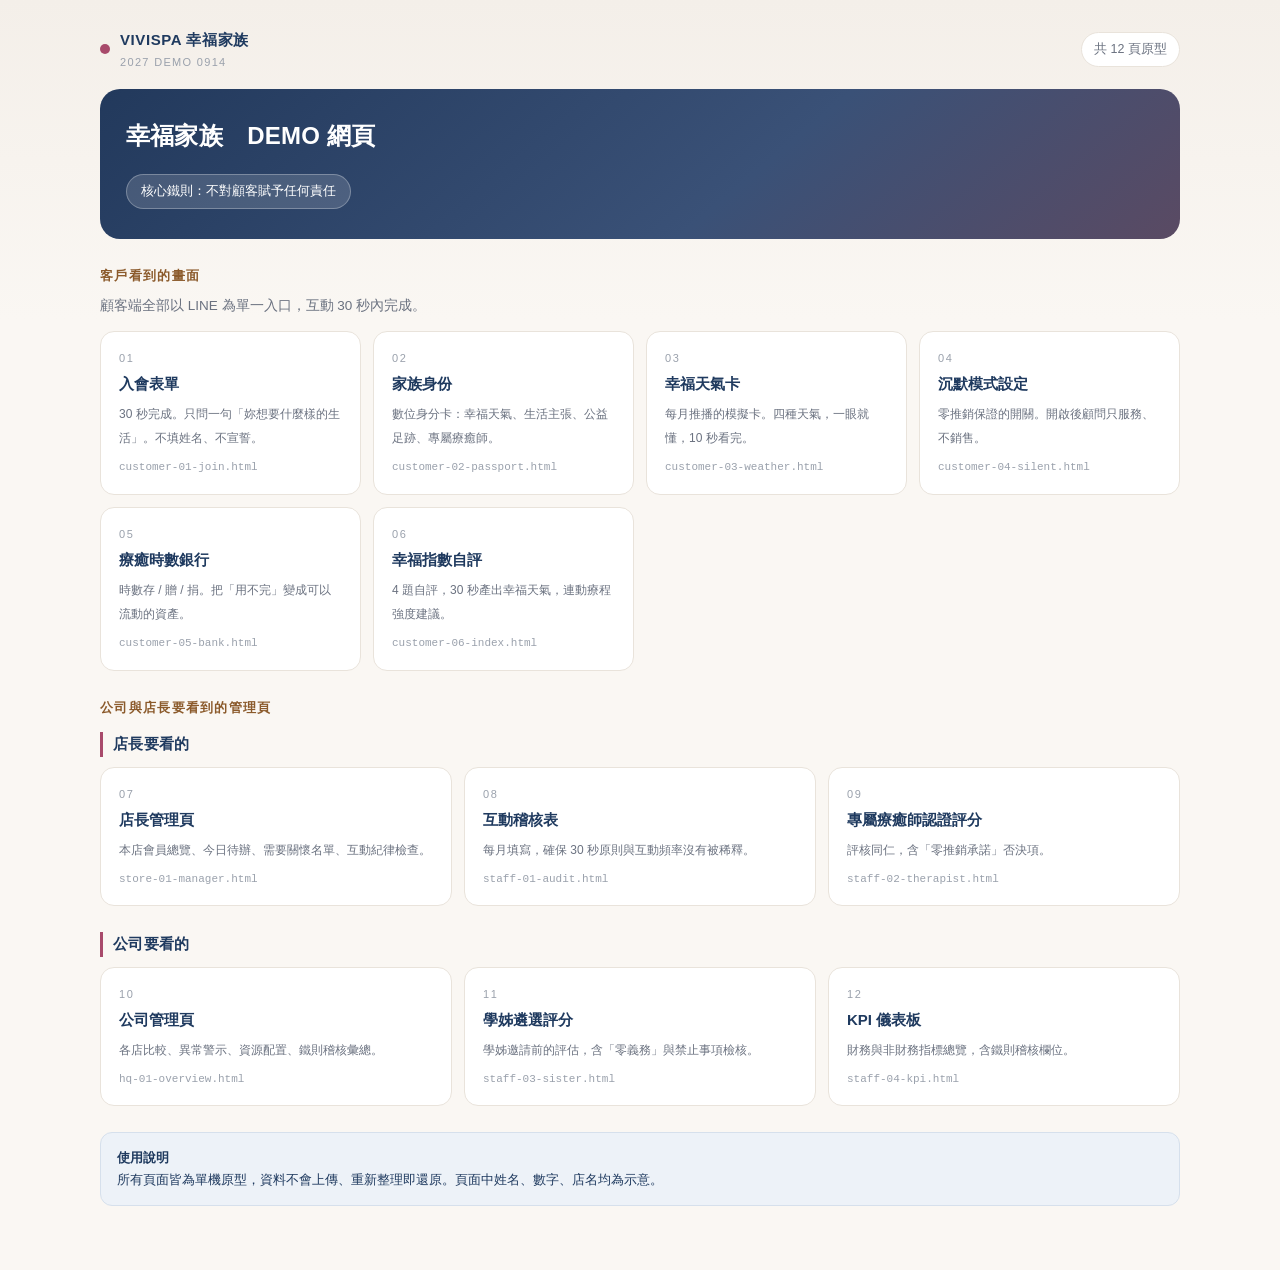
<file: index.html>
<!DOCTYPE html>
<html lang="zh-Hant">
<head>
<meta charset="UTF-8">
<meta name="viewport" content="width=device-width,initial-scale=1">
<title>幸福家族 DEMO 導覽｜VIVISPA 2027</title>
<link rel="stylesheet" href="style.css">
</head>
<body>
<div class="wrap-wide">

  <div class="brandbar">
    <div class="brand"><span class="dot"></span><div>VIVISPA 幸福家族<small>2027 DEMO 0914</small></div></div>
    <span class="backlink">共 12 頁原型</span>
  </div>

  <div class="hero">
    <h1>幸福家族　DEMO 網頁</h1>
    <span class="rule">核心鐵則：不對顧客賦予任何責任</span>
  </div>

  <div class="sect">客戶看到的畫面</div>
  <p class="lead" style="margin:-4px 0 14px">顧客端全部以 LINE 為單一入口，互動 30 秒內完成。</p>
  <div class="tiles">
    <a class="tile" href="customer-01-join.html">
      <div class="n">01</div><strong>入會表單</strong>
      <span>30 秒完成。只問一句「妳想要什麼樣的生活」。不填姓名、不宣誓。</span>
      <span class="file">customer-01-join.html</span>
    </a>
    <a class="tile" href="customer-02-passport.html">
      <div class="n">02</div><strong>家族身份</strong>
      <span>數位身分卡：幸福天氣、生活主張、公益足跡、專屬療癒師。</span>
      <span class="file">customer-02-passport.html</span>
    </a>
    <a class="tile" href="customer-03-weather.html">
      <div class="n">03</div><strong>幸福天氣卡</strong>
      <span>每月推播的模擬卡。四種天氣，一眼就懂，10 秒看完。</span>
      <span class="file">customer-03-weather.html</span>
    </a>
    <a class="tile" href="customer-04-silent.html">
      <div class="n">04</div><strong>沉默模式設定</strong>
      <span>零推銷保證的開關。開啟後顧問只服務、不銷售。</span>
      <span class="file">customer-04-silent.html</span>
    </a>
    <a class="tile" href="customer-05-bank.html">
      <div class="n">05</div><strong>療癒時數銀行</strong>
      <span>時數存 / 贈 / 捐。把「用不完」變成可以流動的資產。</span>
      <span class="file">customer-05-bank.html</span>
    </a>
    <a class="tile" href="customer-06-index.html">
      <div class="n">06</div><strong>幸福指數自評</strong>
      <span>4 題自評，30 秒產出幸福天氣，連動療程強度建議。</span>
      <span class="file">customer-06-index.html</span>
    </a>
  </div>

  <div class="sect">公司與店長要看到的管理頁</div>

  <h2 style="margin-top:14px">店長要看的</h2>
  <div class="tiles">
    <a class="tile" href="store-01-manager.html">
      <div class="n">07</div><strong>店長管理頁</strong>
      <span>本店會員總覽、今日待辦、需要關懷名單、互動紀律檢查。</span>
      <span class="file">store-01-manager.html</span>
    </a>
    <a class="tile" href="staff-01-audit.html">
      <div class="n">08</div><strong>互動稽核表</strong>
      <span>每月填寫，確保 30 秒原則與互動頻率沒有被稀釋。</span>
      <span class="file">staff-01-audit.html</span>
    </a>
    <a class="tile" href="staff-02-therapist.html">
      <div class="n">09</div><strong>專屬療癒師認證評分</strong>
      <span>評核同仁，含「零推銷承諾」否決項。</span>
      <span class="file">staff-02-therapist.html</span>
    </a>
  </div>

  <h2>公司要看的</h2>
  <div class="tiles">
    <a class="tile" href="hq-01-overview.html">
      <div class="n">10</div><strong>公司管理頁</strong>
      <span>各店比較、異常警示、資源配置、鐵則稽核彙總。</span>
      <span class="file">hq-01-overview.html</span>
    </a>
    <a class="tile" href="staff-03-sister.html">
      <div class="n">11</div><strong>學姊遴選評分</strong>
      <span>學姊邀請前的評估，含「零義務」與禁止事項檢核。</span>
      <span class="file">staff-03-sister.html</span>
    </a>
    <a class="tile" href="staff-04-kpi.html">
      <div class="n">12</div><strong>KPI 儀表板</strong>
      <span>財務與非財務指標總覽，含鐵則稽核欄位。</span>
      <span class="file">staff-04-kpi.html</span>
    </a>
  </div>

  <div class="note ink" style="margin-top:26px">
    <strong>使用說明</strong><br>
    所有頁面皆為單機原型，資料不會上傳、重新整理即還原。頁面中姓名、數字、店名均為示意。
  </div>

</div>
</body>
</html>
</file>
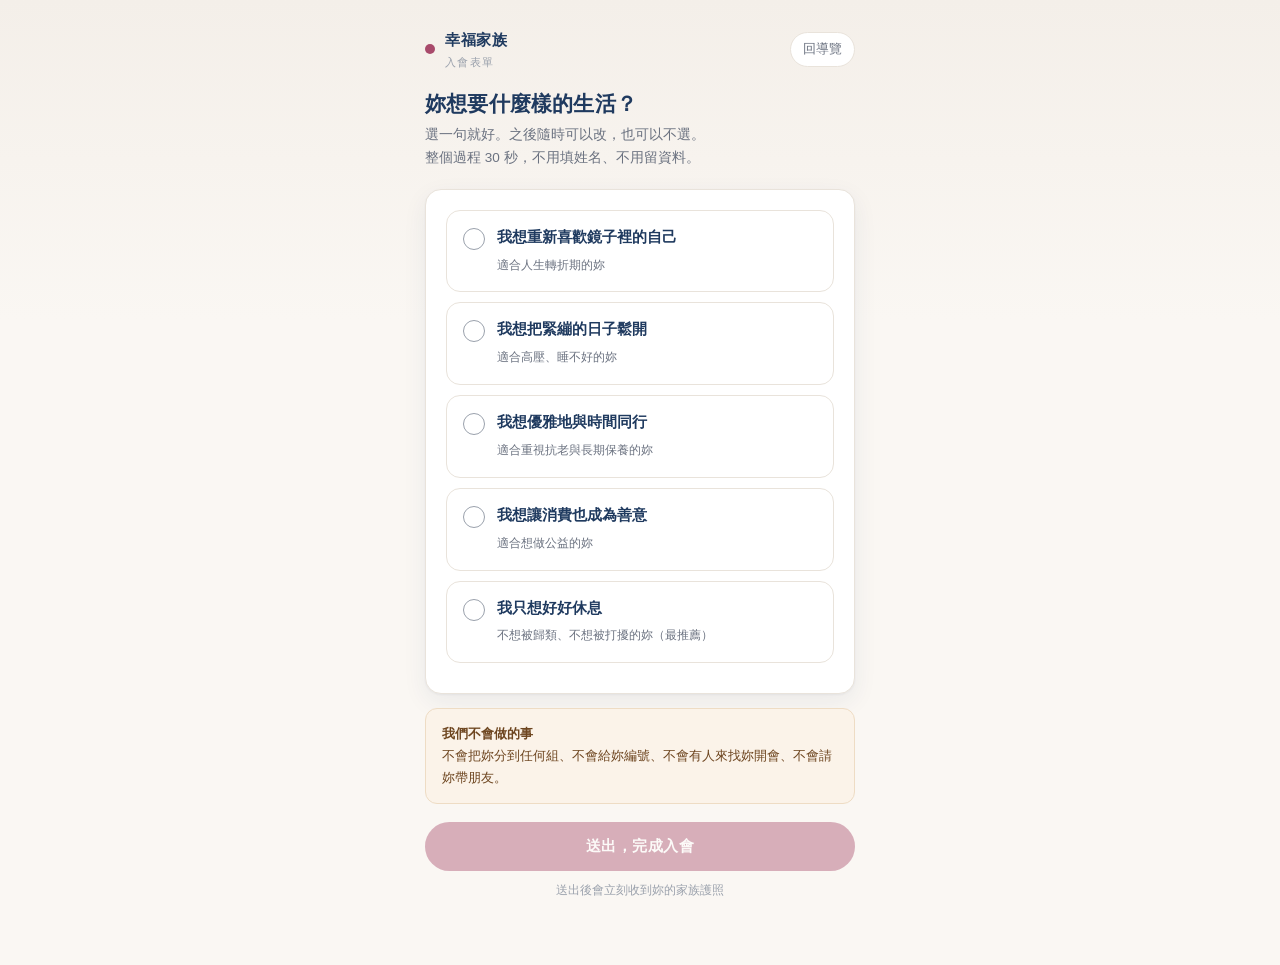
<file: customer-01-join.html>
<!DOCTYPE html>
<html lang="zh-Hant">
<head>
<meta charset="UTF-8">
<meta name="viewport" content="width=device-width,initial-scale=1">
<title>入會表單｜幸福家族</title>
<link rel="stylesheet" href="style.css">
</head>
<body>
<div class="wrap">

  <div class="brandbar">
    <div class="brand"><span class="dot"></span><div>幸福家族<small>入會表單</small></div></div>
    <a class="backlink" href="index.html">回導覽</a>
  </div>

  <div id="step-ask">
    <h1>妳想要什麼樣的生活？</h1>
    <p class="lead">選一句就好。之後隨時可以改，也可以不選。<br>整個過程 30 秒，不用填姓名、不用留資料。</p>

    <div class="card">
      <div class="option" data-v="我想重新喜歡鏡子裡的自己">
        <div class="tick">✓</div>
        <div class="txt"><strong>我想重新喜歡鏡子裡的自己</strong><span>適合人生轉折期的妳</span></div>
      </div>
      <div class="option" data-v="我想把緊繃的日子鬆開">
        <div class="tick">✓</div>
        <div class="txt"><strong>我想把緊繃的日子鬆開</strong><span>適合高壓、睡不好的妳</span></div>
      </div>
      <div class="option" data-v="我想優雅地與時間同行">
        <div class="tick">✓</div>
        <div class="txt"><strong>我想優雅地與時間同行</strong><span>適合重視抗老與長期保養的妳</span></div>
      </div>
      <div class="option" data-v="我想讓消費也成為善意">
        <div class="tick">✓</div>
        <div class="txt"><strong>我想讓消費也成為善意</strong><span>適合想做公益的妳</span></div>
      </div>
      <div class="option" data-v="我只想好好休息">
        <div class="tick">✓</div>
        <div class="txt"><strong>我只想好好休息</strong><span>不想被歸類、不想被打擾的妳（最推薦）</span></div>
      </div>
    </div>

    <div class="note gold">
      <strong>我們不會做的事</strong><br>
      不會把妳分到任何組、不會給妳編號、不會有人來找妳開會、不會請妳帶朋友。
    </div>

    <div style="margin-top:18px">
      <button class="btn btn-rose" id="submit" disabled>送出，完成入會</button>
      <p class="card-note" style="text-align:center">送出後會立刻收到妳的家族護照</p>
    </div>
  </div>

  <div id="step-done" class="hide">
    <h1>歡迎回家。</h1>
    <p class="lead">妳已經是幸福家族的一員。什麼都不用做，我們會記得妳。</p>

    <div class="card tight" style="background:var(--rose-soft);border-color:var(--rose-line)">
      <div class="card-title" style="color:var(--rose)">妳的生活主張</div>
      <div style="font-size:16px;font-weight:700" id="chosen">—</div>
      <p class="card-note">隨時可以改，不需要理由，也不會有人問妳為什麼。</p>
    </div>

    <div class="note ink">
      <strong>接下來妳會收到什麼</strong><br>
      每月最多 4 張卡片，每張 10 秒看完。全年加起來約 40 秒。
    </div>

    <div style="margin-top:18px">
      <a class="btn btn-rose" href="customer-02-passport.html">看看我的家族護照</a>
      <p style="text-align:center;margin-top:12px"><a href="index.html" style="font-size:13px">回首頁</a></p>
    </div>
  </div>

</div>

<div class="toast" id="toast"></div>

<script>
var chosen = '';
document.querySelectorAll('.option').forEach(function (el) {
  el.addEventListener('click', function () {
    document.querySelectorAll('.option').forEach(function (o) { o.classList.remove('sel'); });
    el.classList.add('sel');
    chosen = el.dataset.v;
    document.getElementById('submit').disabled = false;
  });
});

document.getElementById('submit').addEventListener('click', function () {
  if (!chosen) return;
  document.getElementById('chosen').textContent = chosen;
  document.getElementById('step-ask').classList.add('hide');
  document.getElementById('step-done').classList.remove('hide');
  try { localStorage.setItem('vf_claim', chosen); } catch (e) {}
  toast('入會完成 · 已發送家族護照');
  window.scrollTo({ top: 0, behavior: 'smooth' });
});

function toast(msg) {
  var t = document.getElementById('toast');
  t.textContent = msg;
  t.classList.add('show');
  setTimeout(function () { t.classList.remove('show'); }, 2400);
}
</script>
</body>
</html>
</file>
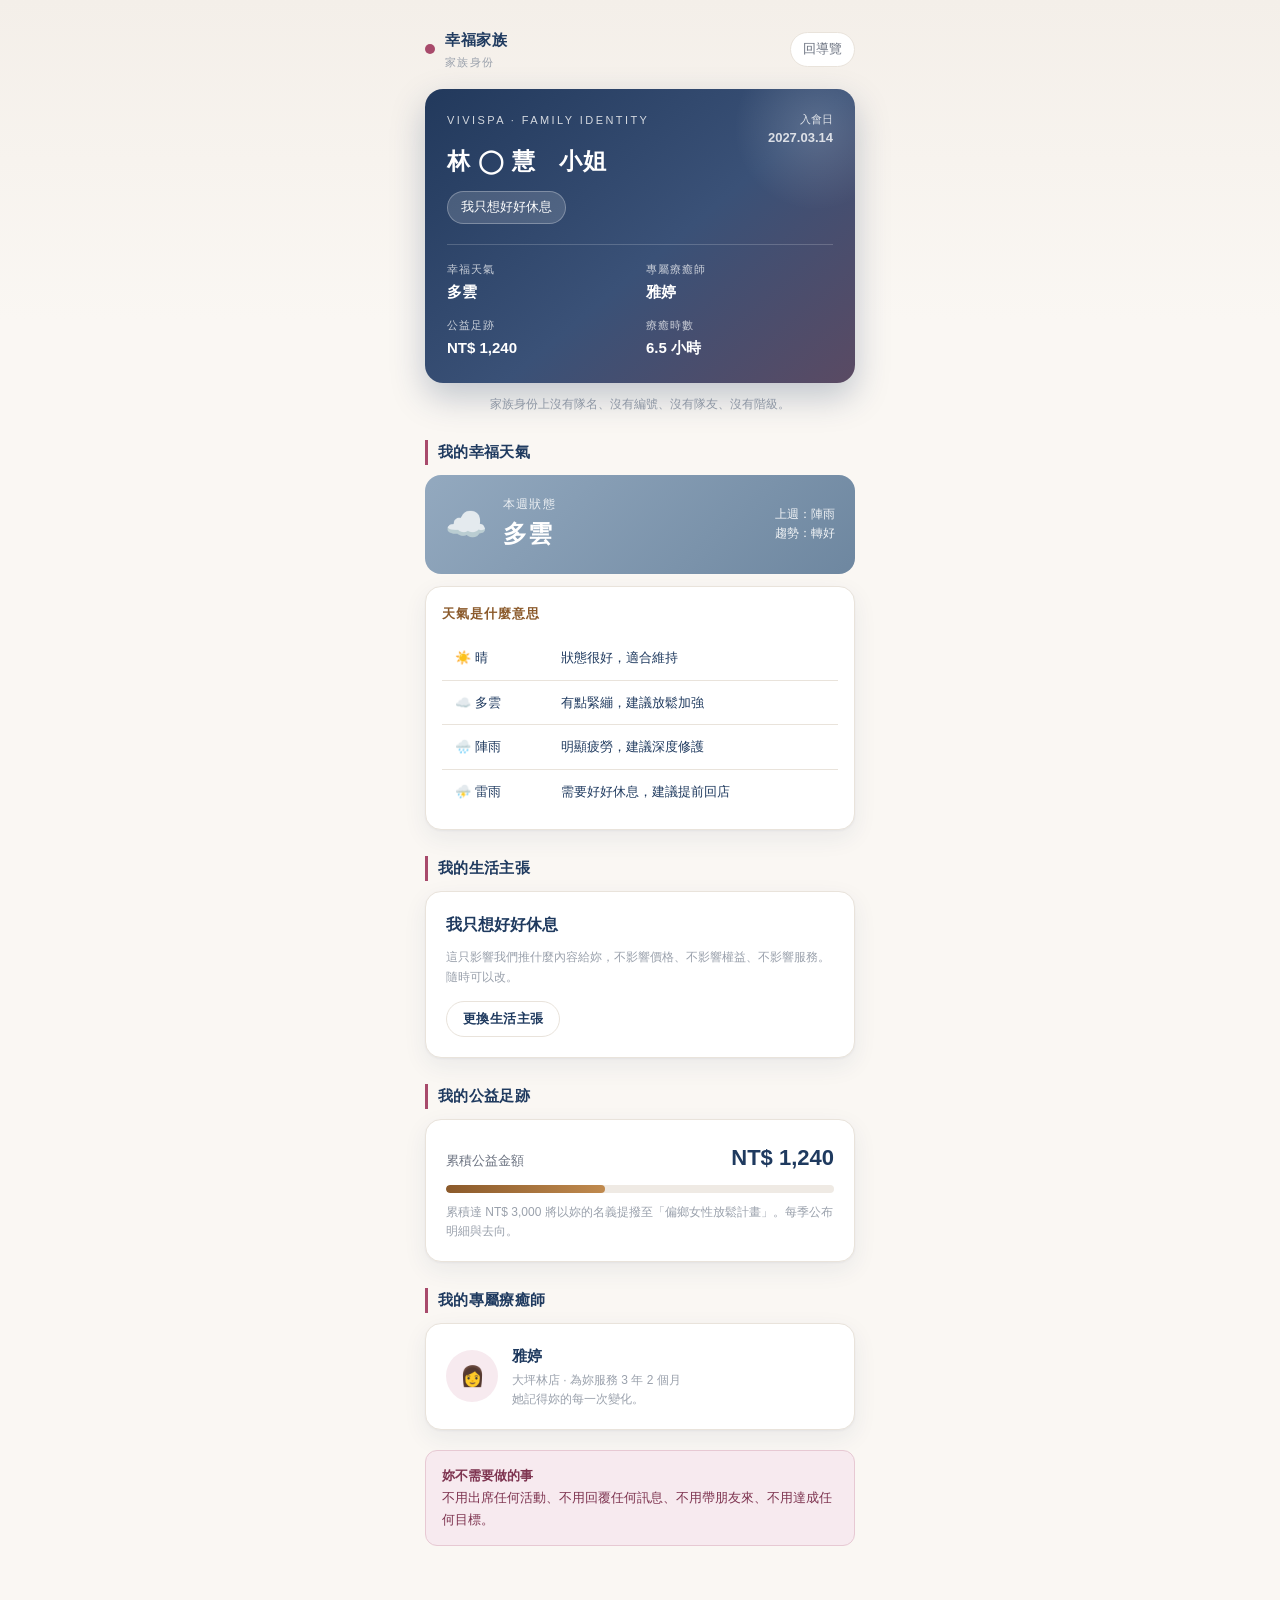
<file: customer-02-passport.html>
<!DOCTYPE html>
<html lang="zh-Hant">
<head>
<meta charset="UTF-8">
<meta name="viewport" content="width=device-width,initial-scale=1">
<title>家族身份｜幸福家族</title>
<link rel="stylesheet" href="style.css">
</head>
<body>
<div class="wrap">

  <div class="brandbar">
    <div class="brand"><span class="dot"></span><div>幸福家族<small>家族身份</small></div></div>
    <a class="backlink" href="index.html">回導覽</a>
  </div>

  <div class="passport">
    <div class="pf-top">
      <div>
        <div class="pf-brand">VIVISPA · FAMILY IDENTITY</div>
        <div class="pf-name">林 ◯ 慧　小姐</div>
      </div>
      <div style="text-align:right;font-size:11px;opacity:.8;line-height:1.6">
        入會日<br><strong style="font-size:13px">2027.03.14</strong>
      </div>
    </div>
    <div class="pf-claim" id="claim">我只想好好休息</div>
    <div class="pf-grid">
      <div class="pf-cell"><div class="k">幸福天氣</div><div class="v">多雲</div></div>
      <div class="pf-cell"><div class="k">專屬療癒師</div><div class="v">雅婷</div></div>
      <div class="pf-cell"><div class="k">公益足跡</div><div class="v">NT$ 1,240</div></div>
      <div class="pf-cell"><div class="k">療癒時數</div><div class="v">6.5 小時</div></div>
    </div>
  </div>

  <p class="card-note" style="text-align:center;margin:12px 0 4px">家族身份上沒有隊名、沒有編號、沒有隊友、沒有階級。</p>

  <h2>我的幸福天氣</h2>
  <div class="weather w-cloud">
    <div class="glyph">☁️</div>
    <div>
      <div class="label">本週狀態</div>
      <div class="value">多雲</div>
    </div>
    <div style="margin-left:auto;text-align:right;font-size:12px;opacity:.9">
      上週：陣雨<br>趨勢：轉好
    </div>
  </div>
  <div class="card tight" style="margin-top:12px">
    <div class="card-title">天氣是什麼意思</div>
    <table class="table">
      <tr><td>☀️ 晴</td><td>狀態很好，適合維持</td></tr>
      <tr><td>☁️ 多雲</td><td>有點緊繃，建議放鬆加強</td></tr>
      <tr><td>🌧️ 陣雨</td><td>明顯疲勞，建議深度修護</td></tr>
      <tr><td>⛈️ 雷雨</td><td>需要好好休息，建議提前回店</td></tr>
    </table>
  </div>

  <h2>我的生活主張</h2>
  <div class="card">
    <div style="font-size:16px;font-weight:700;margin-bottom:6px" id="claim2">我只想好好休息</div>
    <p class="card-note">這只影響我們推什麼內容給妳，不影響價格、不影響權益、不影響服務。隨時可以改。</p>
    <div style="margin-top:14px">
      <button class="btn btn-ghost btn-sm" onclick="changeClaim()">更換生活主張</button>
    </div>
  </div>

  <h2>我的公益足跡</h2>
  <div class="card">
    <div style="display:flex;justify-content:space-between;align-items:baseline;margin-bottom:4px">
      <span style="font-size:13px;color:var(--grey)">累積公益金額</span>
      <strong style="font-size:22px">NT$ 1,240</strong>
    </div>
    <div class="bar gold"><i style="width:41%"></i></div>
    <p class="card-note">累積達 NT$ 3,000 將以妳的名義提撥至「偏鄉女性放鬆計畫」。每季公布明細與去向。</p>
  </div>

  <h2>我的專屬療癒師</h2>
  <div class="card" style="display:flex;gap:14px;align-items:center">
    <div style="width:52px;height:52px;border-radius:50%;background:var(--rose-soft);display:flex;align-items:center;justify-content:center;font-size:20px;flex:0 0 52px">👩</div>
    <div>
      <strong style="font-size:15px">雅婷</strong>
      <p class="card-note" style="margin-top:2px">大坪林店 · 為妳服務 3 年 2 個月<br>她記得妳的每一次變化。</p>
    </div>
  </div>

  <div class="note rose" style="margin-top:20px">
    <strong>妳不需要做的事</strong><br>
    不用出席任何活動、不用回覆任何訊息、不用帶朋友來、不用達成任何目標。
  </div>

</div>

<div class="toast" id="toast"></div>

<script>
var claims = [
  '我想重新喜歡鏡子裡的自己',
  '我想把緊繃的日子鬆開',
  '我想優雅地與時間同行',
  '我想讓消費也成為善意',
  '我只想好好休息'
];
var cur = 4;
try { var s = localStorage.getItem('vf_claim'); if (s) { var i = claims.indexOf(s); if (i >= 0) cur = i; } } catch (e) {}
paint();

function paint() {
  document.getElementById('claim').textContent = claims[cur];
  document.getElementById('claim2').textContent = claims[cur];
}

function changeClaim() {
  cur = (cur + 1) % claims.length;
  paint();
  try { localStorage.setItem('vf_claim', claims[cur]); } catch (e) {}
  toast('已改為：' + claims[cur]);
}

function toast(msg) {
  var t = document.getElementById('toast');
  t.textContent = msg;
  t.classList.add('show');
  setTimeout(function () { t.classList.remove('show'); }, 2200);
}
</script>
</body>
</html>
</file>
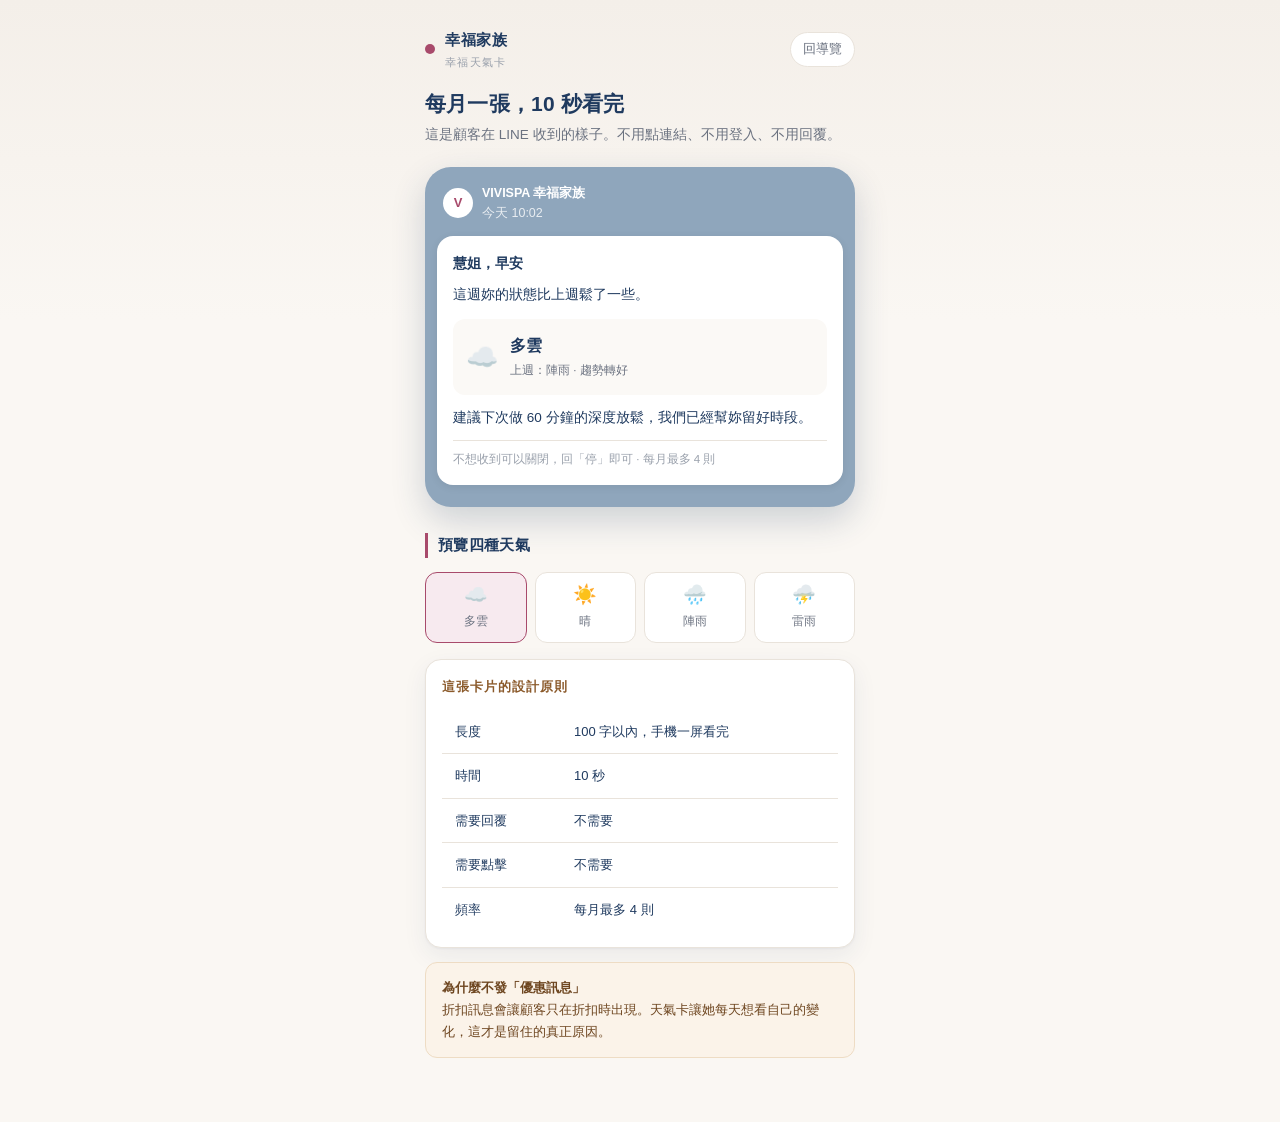
<file: customer-03-weather.html>
<!DOCTYPE html>
<html lang="zh-Hant">
<head>
<meta charset="UTF-8">
<meta name="viewport" content="width=device-width,initial-scale=1">
<title>幸福天氣卡｜幸福家族</title>
<link rel="stylesheet" href="style.css">
<style>
  .phone{background:#8FA6BC;border-radius:26px;padding:16px 12px 22px;box-shadow:0 14px 34px rgba(31,58,95,.2)}
  .phone .p-top{display:flex;align-items:center;gap:9px;color:#fff;font-size:12.5px;padding:0 6px 12px}
  .phone .p-top .av{width:30px;height:30px;border-radius:50%;background:#fff;color:var(--rose);display:flex;align-items:center;justify-content:center;font-weight:700;font-size:13px}
  .msg{background:#fff;border-radius:16px;padding:16px;box-shadow:0 2px 8px rgba(0,0,0,.08);font-size:13.5px;line-height:1.7}
  .msg .m-h{font-weight:700;margin-bottom:8px;font-size:14px}
  .msg .m-w{display:flex;align-items:center;gap:12px;background:var(--cream);border-radius:12px;padding:13px;margin:12px 0}
  .msg .m-w .g{font-size:26px}
  .msg .m-w .t strong{display:block;font-size:16px}
  .msg .m-w .t span{font-size:11.5px;color:var(--grey)}
  .msg .m-foot{font-size:11.5px;color:var(--grey-2);border-top:1px solid var(--line);padding-top:9px;margin-top:10px}
</style>
</head>
<body>
<div class="wrap">

  <div class="brandbar">
    <div class="brand"><span class="dot"></span><div>幸福家族<small>幸福天氣卡</small></div></div>
    <a class="backlink" href="index.html">回導覽</a>
  </div>

  <h1>每月一張，10 秒看完</h1>
  <p class="lead">這是顧客在 LINE 收到的樣子。不用點連結、不用登入、不用回覆。</p>

  <div class="phone">
    <div class="p-top">
      <div class="av">V</div>
      <div><strong>VIVISPA 幸福家族</strong><br><span style="opacity:.8">今天 10:02</span></div>
    </div>
    <div class="msg" id="msg">
      <div class="m-h" id="mh">慧姐，早安</div>
      <div>這週妳的狀態比上週鬆了一些。</div>
      <div class="m-w">
        <div class="g" id="mg">☁️</div>
        <div class="t"><strong id="mv">多雲</strong><span id="ms">上週：陣雨 · 趨勢轉好</span></div>
      </div>
      <div id="madv">建議下次做 60 分鐘的深度放鬆，我們已經幫妳留好時段。</div>
      <div class="m-foot">不想收到可以關閉，回「停」即可 · 每月最多 4 則</div>
    </div>
  </div>

  <h2>預覽四種天氣</h2>
  <div class="weather-row">
    <div class="wchip sel" data-w="cloud"><span class="g">☁️</span><span class="n">多雲</span></div>
    <div class="wchip" data-w="sun"><span class="g">☀️</span><span class="n">晴</span></div>
    <div class="wchip" data-w="rain"><span class="g">🌧️</span><span class="n">陣雨</span></div>
    <div class="wchip" data-w="storm"><span class="g">⛈️</span><span class="n">雷雨</span></div>
  </div>

  <div class="card tight" style="margin-top:16px">
    <div class="card-title">這張卡片的設計原則</div>
    <table class="table">
      <tr><td>長度</td><td>100 字以內，手機一屏看完</td></tr>
      <tr><td>時間</td><td>10 秒</td></tr>
      <tr><td>需要回覆</td><td>不需要</td></tr>
      <tr><td>需要點擊</td><td>不需要</td></tr>
      <tr><td>頻率</td><td>每月最多 4 則</td></tr>
    </table>
  </div>

  <div class="note gold">
    <strong>為什麼不發「優惠訊息」</strong><br>
    折扣訊息會讓顧客只在折扣時出現。天氣卡讓她每天想看自己的變化，這才是留住的真正原因。
  </div>

</div>

<div class="toast" id="toast"></div>

<script>
var data = {
  sun:  { g:'☀️', v:'晴',   s:'上週：多雲 · 維持得不錯', h:'慧姐，早安', adv:'這週狀態很好，維持現在的節奏就好。', cls:'w-sun' },
  cloud:{ g:'☁️', v:'多雲', s:'上週：陣雨 · 趨勢轉好', h:'慧姐，早安', adv:'建議下次做 60 分鐘的深度放鬆，我們已經幫妳留好時段。', cls:'w-cloud' },
  rain: { g:'🌧️', v:'陣雨', s:'上週：多雲 · 需要加強', h:'慧姐，辛苦了', adv:'這週明顯比較累，建議安排 90 分鐘深度修護。', cls:'w-rain' },
  storm:{ g:'⛈️', v:'雷雨', s:'上週：陣雨 · 請多休息', h:'慧姐，還好嗎', adv:'妳這週太操了。要不要提早回來？我們幫妳把時間空著。', cls:'w-storm' }
};

document.querySelectorAll('.wchip').forEach(function (el) {
  el.addEventListener('click', function () {
    document.querySelectorAll('.wchip').forEach(function (o) { o.classList.remove('sel'); });
    el.classList.add('sel');
    var d = data[el.dataset.w];
    document.getElementById('mg').textContent = d.g;
    document.getElementById('mv').textContent = d.v;
    document.getElementById('ms').textContent = d.s;
    document.getElementById('mh').textContent = d.h;
    document.getElementById('madv').textContent = d.adv;
    toast('已切換為「' + d.v + '」');
  });
});

function toast(msg) {
  var t = document.getElementById('toast');
  t.textContent = msg;
  t.classList.add('show');
  setTimeout(function () { t.classList.remove('show'); }, 1800);
}
</script>
</body>
</html>
</file>
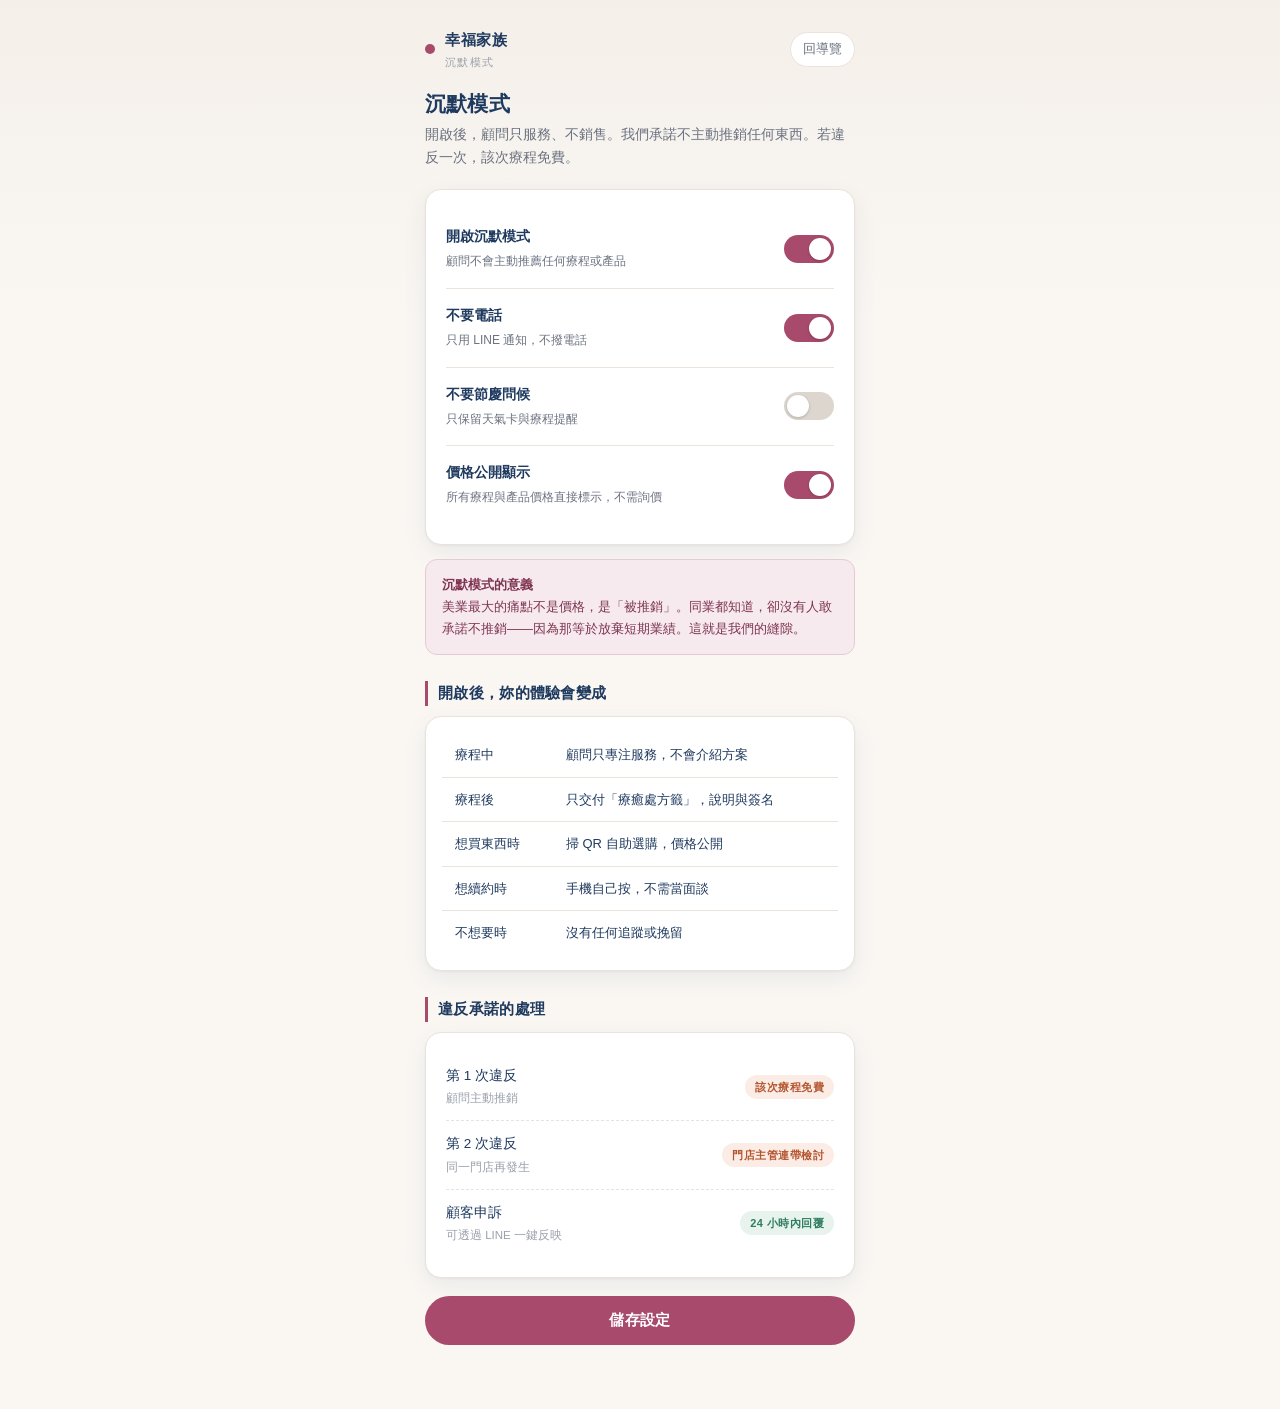
<file: customer-04-silent.html>
<!DOCTYPE html>
<html lang="zh-Hant">
<head>
<meta charset="UTF-8">
<meta name="viewport" content="width=device-width,initial-scale=1">
<title>沉默模式設定｜幸福家族</title>
<link rel="stylesheet" href="style.css">
</head>
<body>
<div class="wrap">

  <div class="brandbar">
    <div class="brand"><span class="dot"></span><div>幸福家族<small>沉默模式</small></div></div>
    <a class="backlink" href="index.html">回導覽</a>
  </div>

  <h1>沉默模式</h1>
  <p class="lead">開啟後，顧問只服務、不銷售。我們承諾不主動推銷任何東西。若違反一次，該次療程免費。</p>

  <div class="card">
    <div class="switch">
      <div class="s-txt"><strong>開啟沉默模式</strong><span>顧問不會主動推薦任何療程或產品</span></div>
      <button class="toggle on" id="t-silent"></button>
    </div>
    <div class="switch">
      <div class="s-txt"><strong>不要電話</strong><span>只用 LINE 通知，不撥電話</span></div>
      <button class="toggle on" id="t-call"></button>
    </div>
    <div class="switch">
      <div class="s-txt"><strong>不要節慶問候</strong><span>只保留天氣卡與療程提醒</span></div>
      <button class="toggle" id="t-fest"></button>
    </div>
    <div class="switch">
      <div class="s-txt"><strong>價格公開顯示</strong><span>所有療程與產品價格直接標示，不需詢價</span></div>
      <button class="toggle on" id="t-price"></button>
    </div>
  </div>

  <div class="note rose">
    <strong>沉默模式的意義</strong><br>
    美業最大的痛點不是價格，是「被推銷」。同業都知道，卻沒有人敢承諾不推銷——因為那等於放棄短期業績。這就是我們的縫隙。
  </div>

  <h2>開啟後，妳的體驗會變成</h2>
  <div class="card tight">
    <table class="table">
      <tr><td>療程中</td><td>顧問只專注服務，不會介紹方案</td></tr>
      <tr><td>療程後</td><td>只交付「療癒處方籤」，說明與簽名</td></tr>
      <tr><td>想買東西時</td><td>掃 QR 自助選購，價格公開</td></tr>
      <tr><td>想續約時</td><td>手機自己按，不需當面談</td></tr>
      <tr><td>不想要時</td><td>沒有任何追蹤或挽留</td></tr>
    </table>
  </div>

  <h2>違反承諾的處理</h2>
  <div class="card">
    <div class="score">
      <div class="name">第 1 次違反<small>顧問主動推銷</small></div>
      <span class="tag warn">該次療程免費</span>
    </div>
    <div class="score">
      <div class="name">第 2 次違反<small>同一門店再發生</small></div>
      <span class="tag warn">門店主管連帶檢討</span>
    </div>
    <div class="score">
      <div class="name">顧客申訴<small>可透過 LINE 一鍵反映</small></div>
      <span class="tag ok">24 小時內回覆</span>
    </div>
  </div>

  <div style="margin-top:18px">
    <button class="btn btn-rose" onclick="save()">儲存設定</button>
  </div>

</div>

<div class="toast" id="toast"></div>

<script>
document.querySelectorAll('.toggle').forEach(function (t) {
  t.addEventListener('click', function () { t.classList.toggle('on'); });
});

function save() {
  var on = document.getElementById('t-silent').classList.contains('on');
  toast(on ? '已開啟沉默模式，我們不會再主動推銷' : '已關閉沉默模式');
}

function toast(msg) {
  var t = document.getElementById('toast');
  t.textContent = msg;
  t.classList.add('show');
  setTimeout(function () { t.classList.remove('show'); }, 2600);
}
</script>
</body>
</html>
</file>
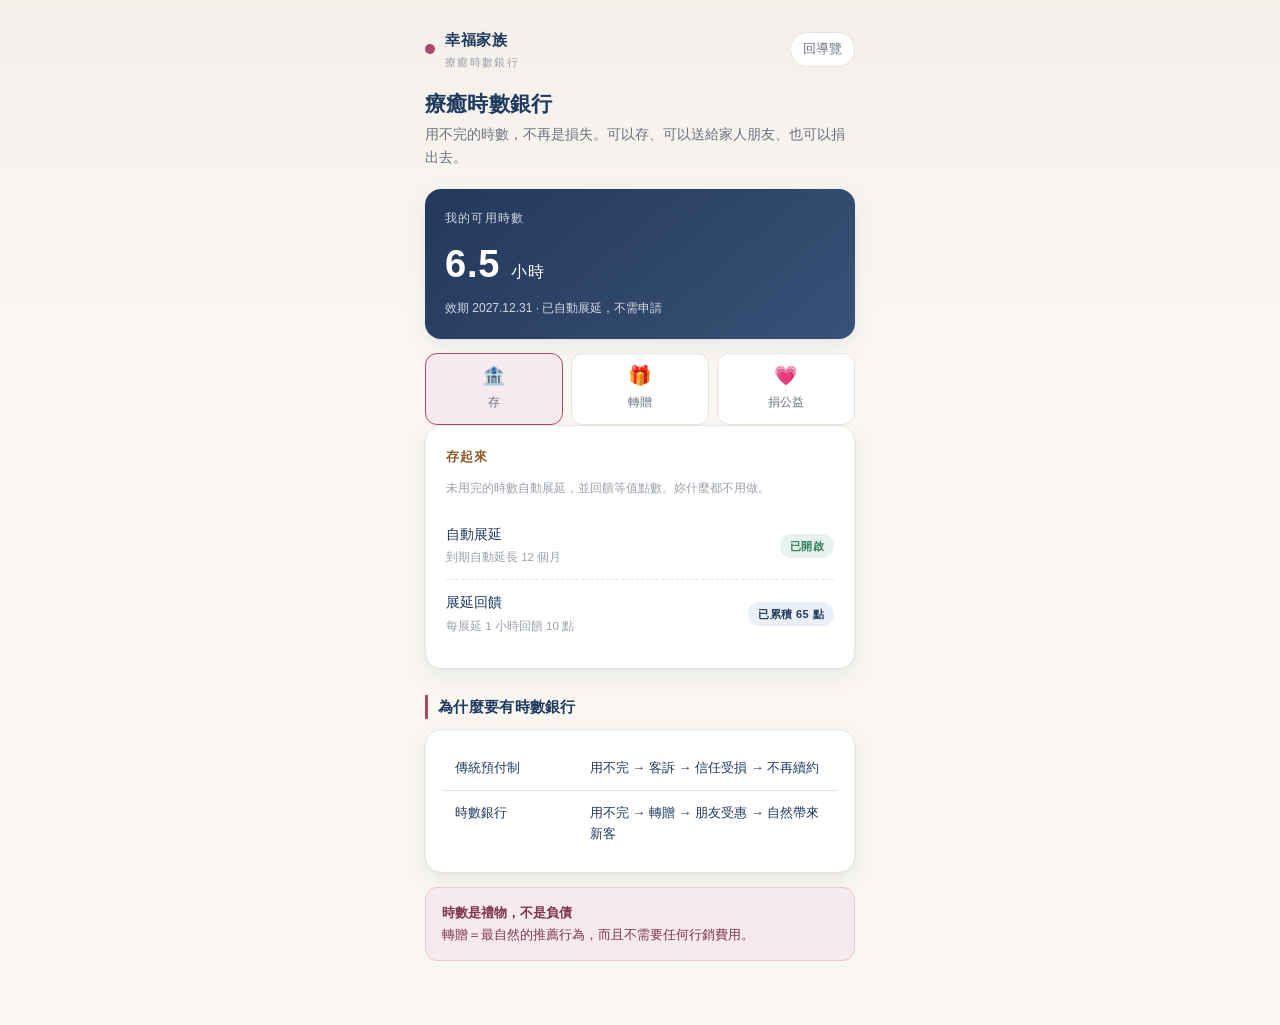
<file: customer-05-bank.html>
<!DOCTYPE html>
<html lang="zh-Hant">
<head>
<meta charset="UTF-8">
<meta name="viewport" content="width=device-width,initial-scale=1">
<title>療癒時數銀行｜幸福家族</title>
<link rel="stylesheet" href="style.css">
</head>
<body>
<div class="wrap">

  <div class="brandbar">
    <div class="brand"><span class="dot"></span><div>幸福家族<small>療癒時數銀行</small></div></div>
    <a class="backlink" href="index.html">回導覽</a>
  </div>

  <h1>療癒時數銀行</h1>
  <p class="lead">用不完的時數，不再是損失。可以存、可以送給家人朋友、也可以捐出去。</p>

  <div class="card" style="background:linear-gradient(140deg,#22395C,#3A5177);color:#fff;border:none">
    <div style="font-size:12px;opacity:.8;letter-spacing:.1em">我的可用時數</div>
    <div style="font-size:38px;font-weight:700;letter-spacing:.02em;margin:4px 0">6.5 <span style="font-size:16px;font-weight:400">小時</span></div>
    <div style="font-size:12px;opacity:.8">效期 2027.12.31 · 已自動展延，不需申請</div>
  </div>

  <div class="weather-row" style="grid-template-columns:repeat(3,1fr)">
    <div class="wchip sel" data-tab="save"><span class="g">🏦</span><span class="n">存</span></div>
    <div class="wchip" data-tab="give"><span class="g">🎁</span><span class="n">轉贈</span></div>
    <div class="wchip" data-tab="donate"><span class="g">💗</span><span class="n">捐公益</span></div>
  </div>

  <!-- 存 -->
  <div class="card" id="tab-save">
    <div class="card-title">存起來</div>
    <p class="card-note" style="margin-bottom:14px">未用完的時數自動展延，並回饋等值點數。妳什麼都不用做。</p>
    <div class="score"><div class="name">自動展延<small>到期自動延長 12 個月</small></div><span class="tag ok">已開啟</span></div>
    <div class="score"><div class="name">展延回饋<small>每展延 1 小時回饋 10 點</small></div><span class="tag ink">已累積 65 點</span></div>
  </div>

  <!-- 轉贈 -->
  <div class="card hide" id="tab-give">
    <div class="card-title">送給家人或朋友</div>
    <div class="field">
      <label class="f">贈送時數</label>
      <input type="number" id="give-h" value="2" min="0.5" max="6.5" step="0.5">
    </div>
    <div class="field">
      <label class="f">對方的稱謂（我們會發一張邀請卡給她）</label>
      <input type="text" id="give-n" placeholder="例如：媽媽 / 小美">
    </div>
    <div class="note gold">
      轉贈不是推薦，也沒有獎金。只是把妳用不到的時間，送給妳在乎的人。
    </div>
    <div style="margin-top:14px">
      <button class="btn btn-rose" onclick="doGive()">確認轉贈</button>
    </div>
  </div>

  <!-- 捐 -->
  <div class="card hide" id="tab-donate">
    <div class="card-title">捐給公益專案</div>
    <div class="option sel" data-d="偏鄉女性放鬆計畫">
      <div class="tick">✓</div>
      <div class="txt"><strong>偏鄉女性放鬆計畫</strong><span>把療癒送給平常沒有機會休息的女性</span></div>
    </div>
    <div class="option" data-d="單親媽媽喘息計畫">
      <div class="tick">✓</div>
      <div class="txt"><strong>單親媽媽喘息計畫</strong><span>讓她們有兩小時真正屬於自己</span></div>
    </div>
    <div class="field" style="margin-top:14px">
      <label class="f">捐贈時數</label>
      <input type="number" id="don-h" value="1" min="0.5" max="6.5" step="0.5">
    </div>
    <div style="margin-top:6px">
      <button class="btn btn-rose" onclick="doDonate()">確認捐贈</button>
    </div>
  </div>

  <h2>為什麼要有時數銀行</h2>
  <div class="card tight">
    <table class="table">
      <tr><td style="width:34%">傳統預付制</td><td>用不完 → 客訴 → 信任受損 → 不再續約</td></tr>
      <tr><td>時數銀行</td><td>用不完 → 轉贈 → 朋友受惠 → 自然帶來新客</td></tr>
    </table>
  </div>

  <div class="note rose">
    <strong>時數是禮物，不是負債</strong><br>
    轉贈＝最自然的推薦行為，而且不需要任何行銷費用。
  </div>

</div>

<div class="toast" id="toast"></div>

<script>
document.querySelectorAll('.wchip').forEach(function (el) {
  el.addEventListener('click', function () {
    document.querySelectorAll('.wchip').forEach(function (o) { o.classList.remove('sel'); });
    el.classList.add('sel');
    ['save', 'give', 'donate'].forEach(function (t) {
      document.getElementById('tab-' + t).classList.toggle('hide', t !== el.dataset.tab);
    });
  });
});

var donateTarget = '偏鄉女性放鬆計畫';
document.querySelectorAll('#tab-donate .option').forEach(function (el) {
  el.addEventListener('click', function () {
    document.querySelectorAll('#tab-donate .option').forEach(function (o) { o.classList.remove('sel'); });
    el.classList.add('sel');
    donateTarget = el.dataset.d;
  });
});

function doGive() {
  var h = document.getElementById('give-h').value;
  var n = document.getElementById('give-n').value || '對方';
  toast('已轉贈 ' + h + ' 小時給 ' + n + '，邀請卡已發送');
}

function doDonate() {
  var h = document.getElementById('don-h').value;
  toast('已捐贈 ' + h + ' 小時給「' + donateTarget + '」');
}

function toast(msg) {
  var t = document.getElementById('toast');
  t.textContent = msg;
  t.classList.add('show');
  setTimeout(function () { t.classList.remove('show'); }, 2800);
}
</script>
</body>
</html>
</file>
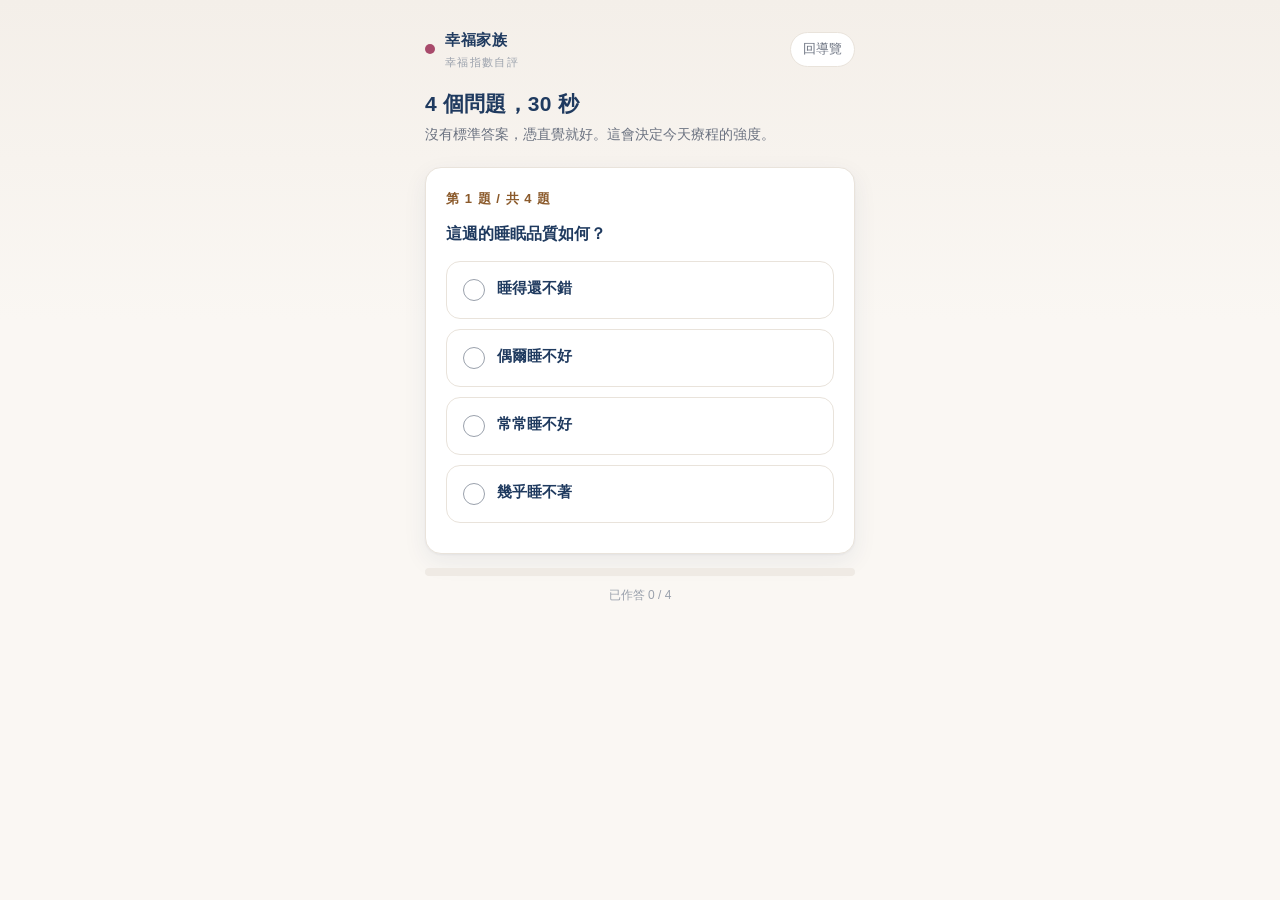
<file: customer-06-index.html>
<!DOCTYPE html>
<html lang="zh-Hant">
<head>
<meta charset="UTF-8">
<meta name="viewport" content="width=device-width,initial-scale=1">
<title>幸福指數自評｜幸福家族</title>
<link rel="stylesheet" href="style.css">
</head>
<body>
<div class="wrap">

  <div class="brandbar">
    <div class="brand"><span class="dot"></span><div>幸福家族<small>幸福指數自評</small></div></div>
    <a class="backlink" href="index.html">回導覽</a>
  </div>

  <div id="quiz">
    <h1>4 個問題，30 秒</h1>
    <p class="lead">沒有標準答案，憑直覺就好。這會決定今天療程的強度。</p>

    <div class="card" id="q-box">
      <div class="card-title" id="q-no">第 1 題 / 共 4 題</div>
      <div style="font-size:16px;font-weight:700;margin-bottom:14px" id="q-t">—</div>
      <div id="q-opts"></div>
    </div>

    <div class="bar ink"><i id="prog" style="width:0%"></i></div>
    <p class="card-note" style="text-align:center">已作答 <span id="done">0</span> / 4</p>
  </div>

  <div id="result" class="hide">
    <h1>今天的幸福天氣</h1>
    <p class="lead">這是妳現在的狀態。我們會依這個結果調整今天的療程。</p>

    <div class="weather w-cloud" id="res-weather">
      <div class="glyph" id="res-g">☁️</div>
      <div>
        <div class="label">綜合狀態</div>
        <div class="value" id="res-v">多雲</div>
      </div>
      <div style="margin-left:auto;text-align:right;font-size:12px;opacity:.9">
        指數<br><strong id="res-score" style="font-size:17px">—</strong>
      </div>
    </div>

    <div class="card" style="margin-top:14px">
      <div class="card-title">今天的療程建議</div>
      <div style="font-size:15px;font-weight:700;margin-bottom:6px" id="res-adv">—</div>
      <p class="card-note" id="res-why">—</p>
    </div>

    <div class="card tight">
      <div class="card-title">四項分數</div>
      <div id="res-bars"></div>
    </div>

    <div style="margin-top:16px">
      <button class="btn btn-ghost" onclick="reset()">重新自評</button>
      <p style="text-align:center;margin-top:12px"><a href="index.html" style="font-size:13px">回首導覽</a></p>
    </div>
  </div>

</div>

<div class="toast" id="toast"></div>

<script>
var QS = [
  { t:'這週的睡眠品質如何？', o:['睡得還不錯','偶爾睡不好','常常睡不好','幾乎睡不著'] },
  { t:'身體的緊繃程度？',   o:['沒什麼感覺','有一點緊','明顯緊繃','很嚴重、會痠痛'] },
  { t:'精神狀態如何？',     o:['很有精神','還過得去','容易累','快撐不住了'] },
  { t:'最近的心情？',       o:['愉快','平穩','有點低落','煩躁不安'] }
];
var KEYS = ['睡眠','緊繃','精神','心情'];
var ans = [];
var idx = 0;

render();

function render() {
  if (idx >= QS.length) { show(); return; }
  document.getElementById('q-no').textContent = '第 ' + (idx + 1) + ' 題 / 共 4 題';
  document.getElementById('q-t').textContent = QS[idx].t;
  var box = document.getElementById('q-opts');
  box.innerHTML = '';
  QS[idx].o.forEach(function (label, i) {
    var d = document.createElement('div');
    d.className = 'option';
    d.innerHTML = '<div class="tick">✓</div><div class="txt"><strong>' + label + '</strong></div>';
    d.addEventListener('click', function () { pick(i); });
    box.appendChild(d);
  });
  document.getElementById('prog').style.width = (idx / QS.length * 100) + '%';
  document.getElementById('done').textContent = idx;
}

function pick(v) {
  ans[idx] = v;
  idx++;
  render();
}

function show() {
  document.getElementById('quiz').classList.add('hide');
  document.getElementById('result').classList.remove('hide');
  document.getElementById('prog').style.width = '100%';
  document.getElementById('done').textContent = 4;

  var total = ans.reduce(function (a, b) { return a + b; }, 0);
  var w, g, v, adv, why, cls;
  if (total <= 2)       { cls='w-sun';   g='☀️'; v='晴';   adv='維持現在的節奏，做 60 分鐘基礎保養即可。';   why='妳的狀態很好，不需要加強，過度處理反而多餘。'; }
  else if (total <= 5)  { cls='w-cloud'; g='☁️'; v='多雲'; adv='建議 60-90 分鐘深度放鬆，加強肩頸。';       why='有一點緊繃累積，現在處理效果最好。'; }
  else if (total <= 8)  { cls='w-rain';  g='🌧️'; v='陣雨'; adv='建議 90 分鐘深度修護，搭配頭皮放鬆。';     why='疲勞已經明顯，只做表面保養會不夠。'; }
  else                  { cls='w-storm'; g='⛈️'; v='雷雨'; adv='建議 120 分鐘完整療癒，並安排下次回診。';   why='妳撐太久了。今天不是保養，是修復。'; }

  document.getElementById('res-weather').className = 'weather ' + cls;
  document.getElementById('res-g').textContent = g;
  document.getElementById('res-v').textContent = v;
  document.getElementById('res-score').textContent = total + ' / 12';
  document.getElementById('res-adv').textContent = adv;
  document.getElementById('res-why').textContent = why;

  var bars = document.getElementById('res-bars');
  bars.innerHTML = '';
  KEYS.forEach(function (k, i) {
    var pct = Math.round(ans[i] / 3 * 100);
    var div = document.createElement('div');
    div.style.margin = '10px 0';
    div.innerHTML = '<div style="display:flex;justify-content:space-between;font-size:12.5px">' +
      '<span>' + k + '</span><span style="color:var(--grey)">' + ans[i] + ' / 3</span></div>' +
      '<div class="bar"><i style="width:' + pct + '%"></i></div>';
    bars.appendChild(div);
  });

  toast('已產生今日幸福天氣：' + v);
  window.scrollTo({ top: 0, behavior: 'smooth' });
}

function reset() {
  ans = []; idx = 0;
  document.getElementById('result').classList.add('hide');
  document.getElementById('quiz').classList.remove('hide');
  render();
  window.scrollTo({ top: 0, behavior: 'smooth' });
}

function toast(msg) {
  var t = document.getElementById('toast');
  t.textContent = msg;
  t.classList.add('show');
  setTimeout(function () { t.classList.remove('show'); }, 2400);
}
</script>
</body>
</html>
</file>
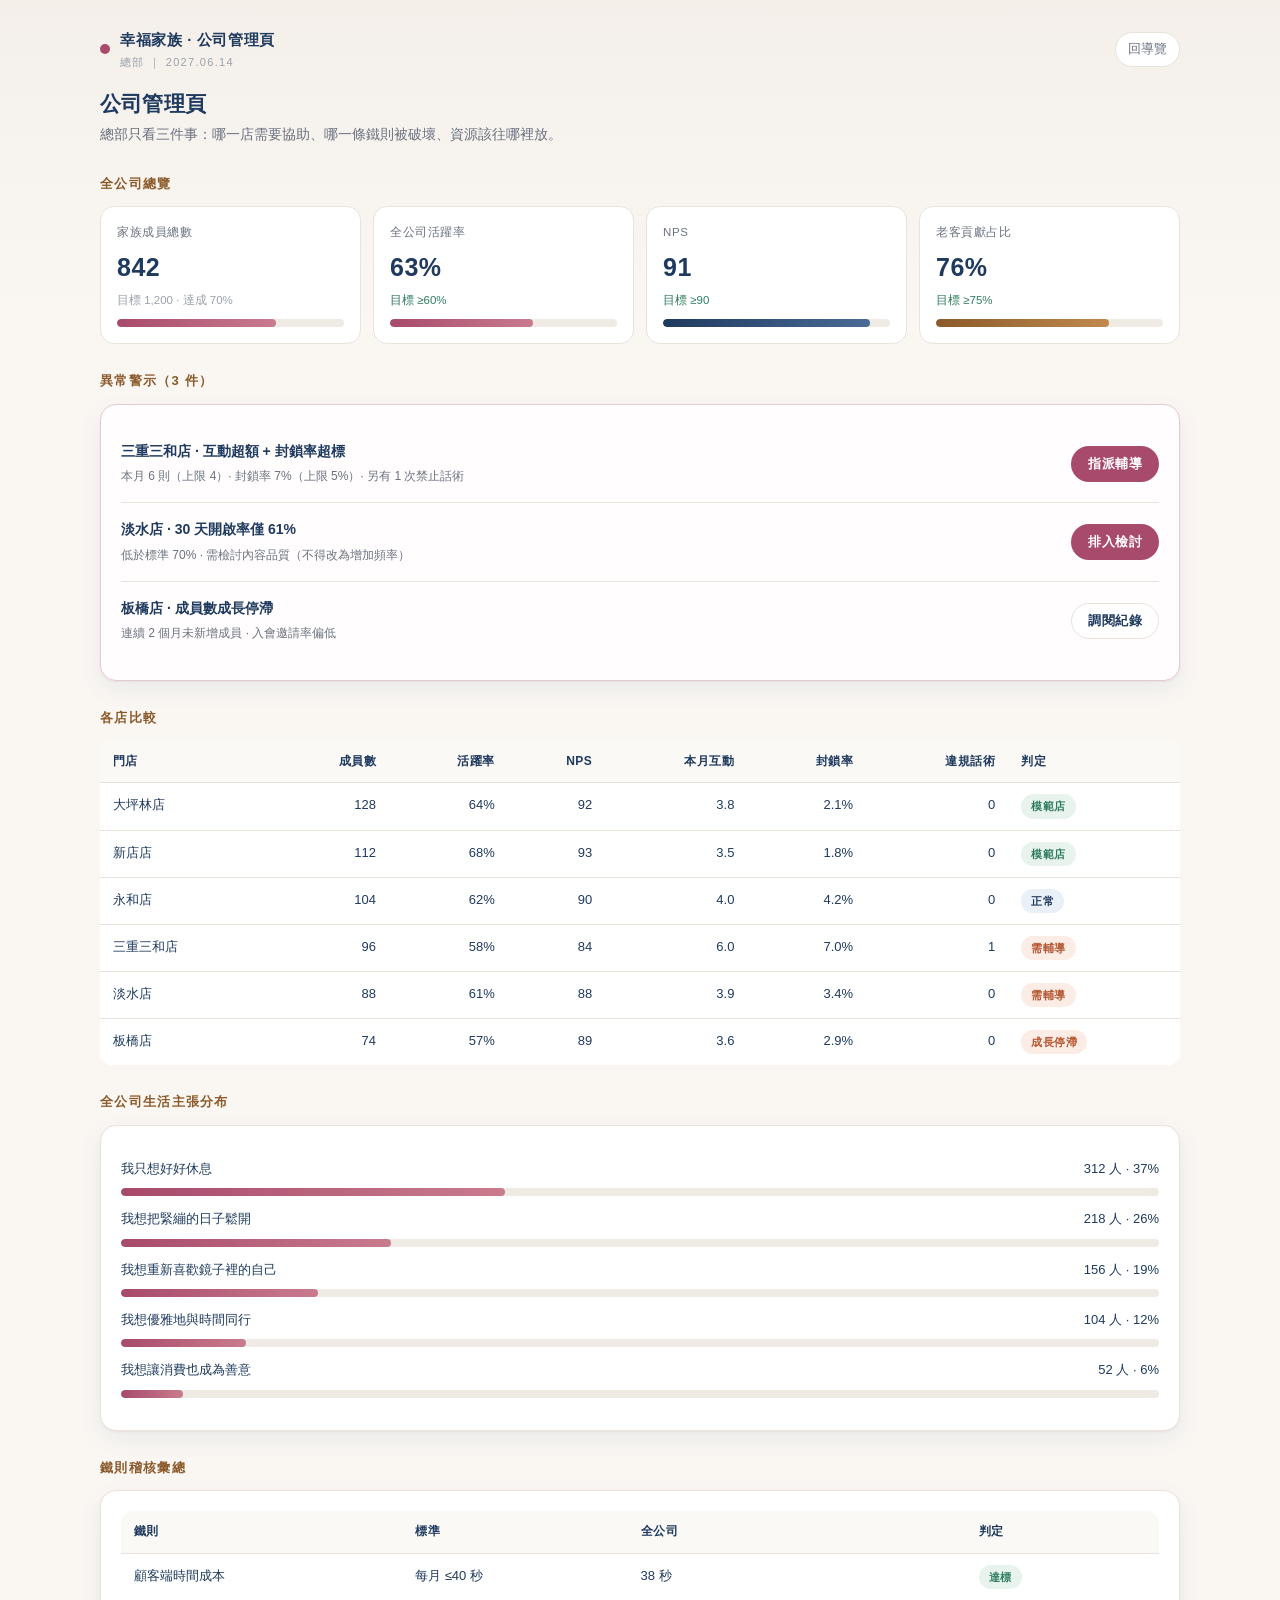
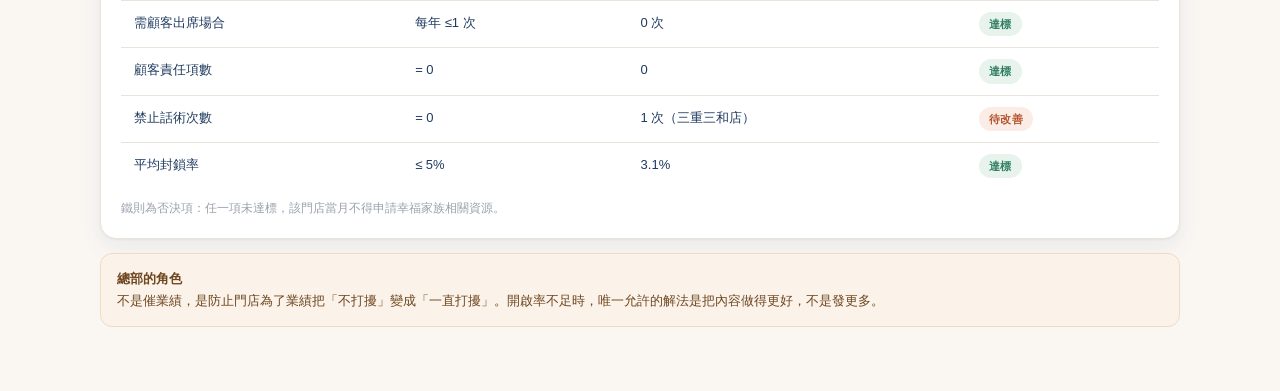
<file: hq-01-overview.html>
<!DOCTYPE html>
<html lang="zh-Hant">
<head>
<meta charset="UTF-8">
<meta name="viewport" content="width=device-width,initial-scale=1">
<title>公司管理頁｜幸福家族</title>
<link rel="stylesheet" href="style.css">
</head>
<body>
<div class="wrap-wide">

  <div class="brandbar">
    <div class="brand"><span class="dot"></span><div>幸福家族 · 公司管理頁<small>總部 ｜ 2027.06.14</small></div></div>
    <a class="backlink" href="index.html">回導覽</a>
  </div>

  <h1>公司管理頁</h1>
  <p class="lead">總部只看三件事：哪一店需要協助、哪一條鐵則被破壞、資源該往哪裡放。</p>

  <div class="sect">全公司總覽</div>
  <div class="kpis">
    <div class="kpi"><div class="k">家族成員總數</div><div class="v">842</div><div class="d">目標 1,200 · 達成 70%</div><div class="bar"><i style="width:70%"></i></div></div>
    <div class="kpi"><div class="k">全公司活躍率</div><div class="v">63%</div><div class="d up">目標 ≥60%</div><div class="bar"><i style="width:63%"></i></div></div>
    <div class="kpi"><div class="k">NPS</div><div class="v">91</div><div class="d up">目標 ≥90</div><div class="bar ink"><i style="width:91%"></i></div></div>
    <div class="kpi"><div class="k">老客貢獻占比</div><div class="v">76%</div><div class="d up">目標 ≥75%</div><div class="bar gold"><i style="width:76%"></i></div></div>
  </div>

  <div class="sect">異常警示（3 件）</div>
  <div class="card" style="border-color:var(--rose-line);background:#FFFDFD">
    <div class="switch">
      <div class="s-txt"><strong>三重三和店 · 互動超額 + 封鎖率超標</strong><span>本月 6 則（上限 4）· 封鎖率 7%（上限 5%）· 另有 1 次禁止話術</span></div>
      <button class="btn btn-sm btn-rose" onclick="act('已指派輔導：暫停該店互動排程並重新訓練')">指派輔導</button>
    </div>
    <div class="switch">
      <div class="s-txt"><strong>淡水店 · 30 天開啟率僅 61%</strong><span>低於標準 70% · 需檢討內容品質（不得改為增加頻率）</span></div>
      <button class="btn btn-sm btn-rose" onclick="act('已排入 7 月內容檢討會議')">排入檢討</button>
    </div>
    <div class="switch">
      <div class="s-txt"><strong>板橋店 · 成員數成長停滯</strong><span>連續 2 個月未新增成員 · 入會邀請率偏低</span></div>
      <button class="btn btn-sm btn-ghost" onclick="act('已調閱該店入會邀請紀錄')">調閱紀錄</button>
    </div>
  </div>

  <div class="sect">各店比較</div>
  <div class="scroll-x">
    <table class="table">
      <thead>
        <tr>
          <th>門店</th><th class="num">成員數</th><th class="num">活躍率</th><th class="num">NPS</th>
          <th class="num">本月互動</th><th class="num">封鎖率</th><th class="num">違規話術</th><th>判定</th>
        </tr>
      </thead>
      <tbody>
        <tr><td>大坪林店</td><td class="num">128</td><td class="num">64%</td><td class="num">92</td><td class="num">3.8</td><td class="num">2.1%</td><td class="num">0</td><td><span class="tag ok">模範店</span></td></tr>
        <tr><td>新店店</td><td class="num">112</td><td class="num">68%</td><td class="num">93</td><td class="num">3.5</td><td class="num">1.8%</td><td class="num">0</td><td><span class="tag ok">模範店</span></td></tr>
        <tr><td>永和店</td><td class="num">104</td><td class="num">62%</td><td class="num">90</td><td class="num">4.0</td><td class="num">4.2%</td><td class="num">0</td><td><span class="tag ink">正常</span></td></tr>
        <tr><td>三重三和店</td><td class="num">96</td><td class="num">58%</td><td class="num">84</td><td class="num">6.0</td><td class="num">7.0%</td><td class="num">1</td><td><span class="tag warn">需輔導</span></td></tr>
        <tr><td>淡水店</td><td class="num">88</td><td class="num">61%</td><td class="num">88</td><td class="num">3.9</td><td class="num">3.4%</td><td class="num">0</td><td><span class="tag warn">需輔導</span></td></tr>
        <tr><td>板橋店</td><td class="num">74</td><td class="num">57%</td><td class="num">89</td><td class="num">3.6</td><td class="num">2.9%</td><td class="num">0</td><td><span class="tag warn">成長停滯</span></td></tr>
      </tbody>
    </table>
  </div>

  <div class="sect">全公司生活主張分布</div>
  <div class="card">
    <div style="margin:12px 0">
      <div style="display:flex;justify-content:space-between;font-size:13px"><span>我只想好好休息</span><span class="mono">312 人 · 37%</span></div>
      <div class="bar"><i style="width:37%"></i></div>
    </div>
    <div style="margin:12px 0">
      <div style="display:flex;justify-content:space-between;font-size:13px"><span>我想把緊繃的日子鬆開</span><span class="mono">218 人 · 26%</span></div>
      <div class="bar"><i style="width:26%"></i></div>
    </div>
    <div style="margin:12px 0">
      <div style="display:flex;justify-content:space-between;font-size:13px"><span>我想重新喜歡鏡子裡的自己</span><span class="mono">156 人 · 19%</span></div>
      <div class="bar"><i style="width:19%"></i></div>
    </div>
    <div style="margin:12px 0">
      <div style="display:flex;justify-content:space-between;font-size:13px"><span>我想優雅地與時間同行</span><span class="mono">104 人 · 12%</span></div>
      <div class="bar"><i style="width:12%"></i></div>
    </div>
    <div style="margin:12px 0">
      <div style="display:flex;justify-content:space-between;font-size:13px"><span>我想讓消費也成為善意</span><span class="mono">52 人 · 6%</span></div>
      <div class="bar"><i style="width:6%"></i></div>
    </div>
  </div>

  <div class="sect">鐵則稽核彙總</div>
  <div class="card">
    <table class="table">
      <tr><th>鐵則</th><th>標準</th><th>全公司</th><th>判定</th></tr>
      <tr><td>顧客端時間成本</td><td>每月 ≤40 秒</td><td>38 秒</td><td><span class="tag ok">達標</span></td></tr>
      <tr><td>需顧客出席場合</td><td>每年 ≤1 次</td><td>0 次</td><td><span class="tag ok">達標</span></td></tr>
      <tr><td>顧客責任項數</td><td>= 0</td><td>0</td><td><span class="tag ok">達標</span></td></tr>
      <tr><td>禁止話術次數</td><td>= 0</td><td>1 次（三重三和店）</td><td><span class="tag warn">待改善</span></td></tr>
      <tr><td>平均封鎖率</td><td>≤ 5%</td><td>3.1%</td><td><span class="tag ok">達標</span></td></tr>
    </table>
    <p class="card-note">鐵則為否決項：任一項未達標，該門店當月不得申請幸福家族相關資源。</p>
  </div>

  <div class="note gold">
    <strong>總部的角色</strong><br>
    不是催業績，是防止門店為了業績把「不打擾」變成「一直打擾」。開啟率不足時，唯一允許的解法是把內容做得更好，不是發更多。
  </div>

</div>

<div class="toast" id="toast"></div>

<script>
function act(msg) {
  var t = document.getElementById('toast');
  t.textContent = msg;
  t.classList.add('show');
  setTimeout(function () { t.classList.remove('show'); }, 2600);
}
</script>
</body>
</html>
</file>
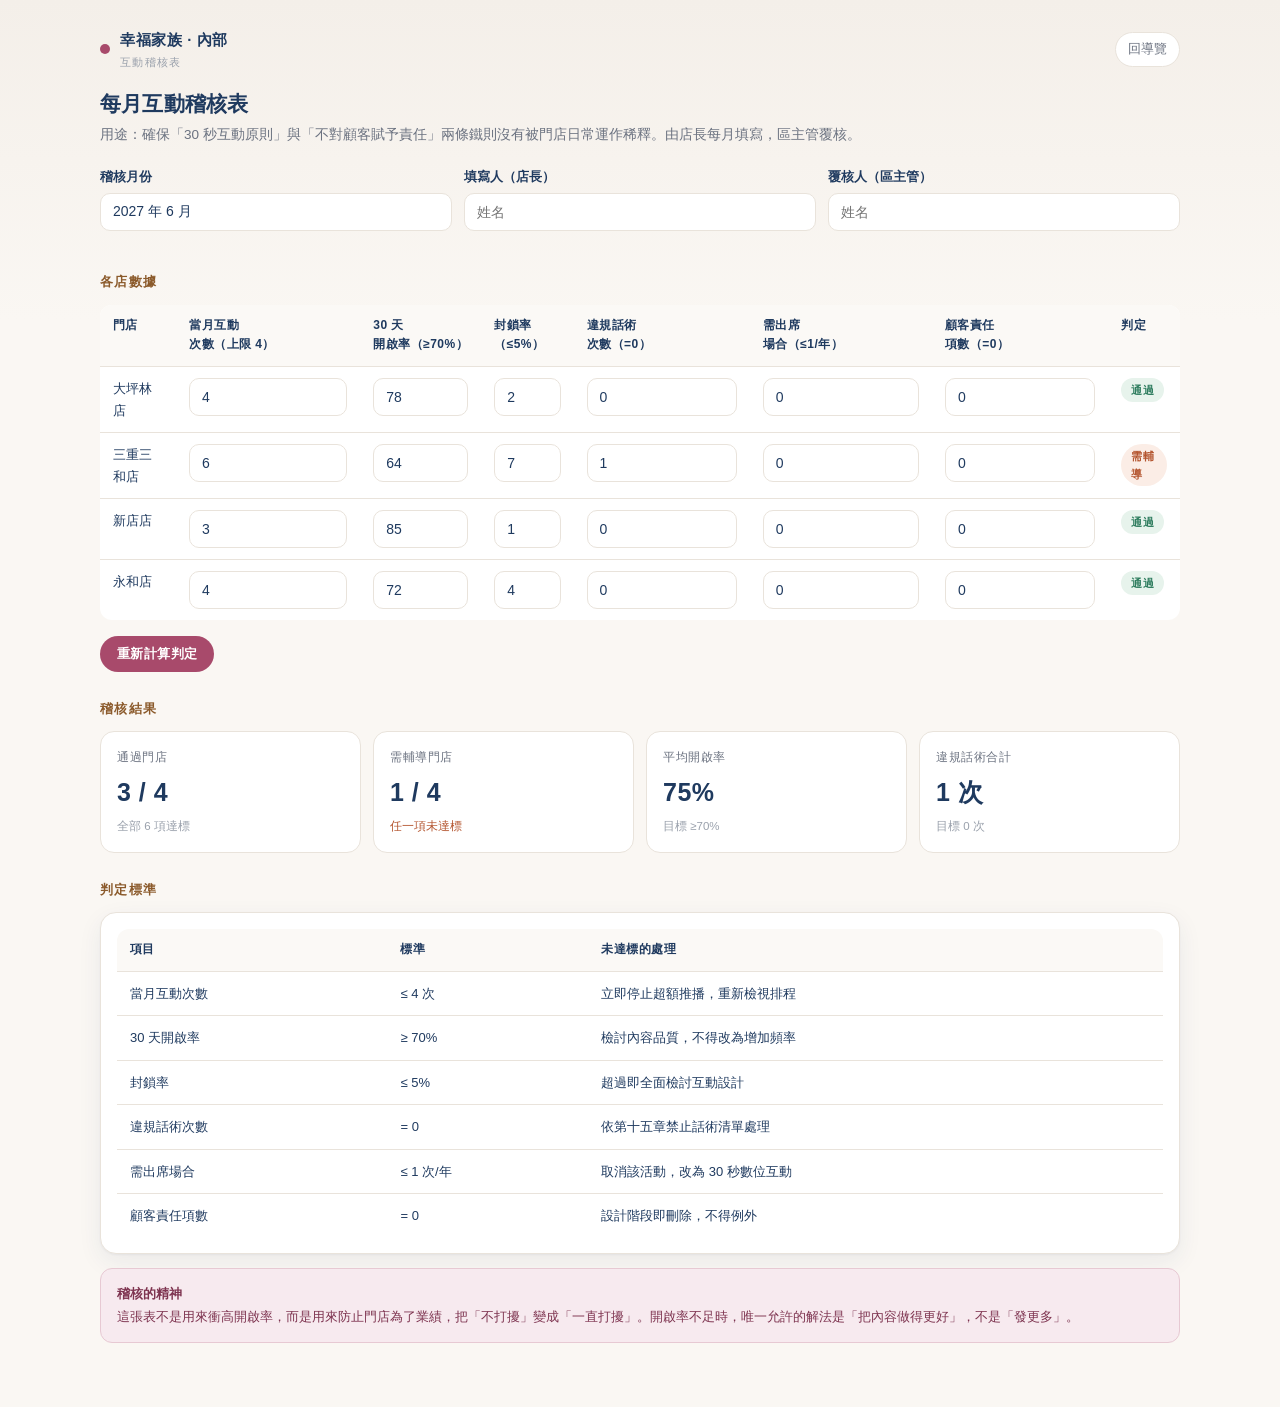
<file: staff-01-audit.html>
<!DOCTYPE html>
<html lang="zh-Hant">
<head>
<meta charset="UTF-8">
<meta name="viewport" content="width=device-width,initial-scale=1">
<title>互動稽核表｜幸福家族</title>
<link rel="stylesheet" href="style.css">
</head>
<body>
<div class="wrap-wide">

  <div class="brandbar">
    <div class="brand"><span class="dot"></span><div>幸福家族 · 內部<small>互動稽核表</small></div></div>
    <a class="backlink" href="index.html">回導覽</a>
  </div>

  <h1>每月互動稽核表</h1>
  <p class="lead">用途：確保「30 秒互動原則」與「不對顧客賦予責任」兩條鐵則沒有被門店日常運作稀釋。由店長每月填寫，區主管覆核。</p>

  <div class="grid3" style="margin-bottom:16px">
    <div class="field"><label class="f">稽核月份</label><input type="text" value="2027 年 6 月"></div>
    <div class="field"><label class="f">填寫人（店長）</label><input type="text" placeholder="姓名"></div>
    <div class="field"><label class="f">覆核人（區主管）</label><input type="text" placeholder="姓名"></div>
  </div>

  <div class="sect">各店數據</div>
  <div class="scroll-x">
    <table class="table" id="tbl">
      <thead>
        <tr>
          <th>門店</th>
          <th>當月互動<br>次數（上限 4）</th>
          <th>30 天<br>開啟率（≥70%）</th>
          <th>封鎖率<br>（≤5%）</th>
          <th>違規話術<br>次數（=0）</th>
          <th>需出席<br>場合（≤1/年）</th>
          <th>顧客責任<br>項數（=0）</th>
          <th>判定</th>
        </tr>
      </thead>
      <tbody>
        <tr data-r><td>大坪林店</td><td><input type="number" value="4" min="0"></td><td><input type="number" value="78" min="0" max="100"></td><td><input type="number" value="2" min="0" max="100"></td><td><input type="number" value="0" min="0"></td><td><input type="number" value="0" min="0"></td><td><input type="number" value="0" min="0"></td><td class="verdict"></td></tr>
        <tr data-r><td>三重三和店</td><td><input type="number" value="6" min="0"></td><td><input type="number" value="64" min="0" max="100"></td><td><input type="number" value="7" min="0" max="100"></td><td><input type="number" value="1" min="0"></td><td><input type="number" value="0" min="0"></td><td><input type="number" value="0" min="0"></td><td class="verdict"></td></tr>
        <tr data-r><td>新店店</td><td><input type="number" value="3" min="0"></td><td><input type="number" value="85" min="0" max="100"></td><td><input type="number" value="1" min="0" max="100"></td><td><input type="number" value="0" min="0"></td><td><input type="number" value="0" min="0"></td><td><input type="number" value="0" min="0"></td><td class="verdict"></td></tr>
        <tr data-r><td>永和店</td><td><input type="number" value="4" min="0"></td><td><input type="number" value="72" min="0" max="100"></td><td><input type="number" value="4" min="0" max="100"></td><td><input type="number" value="0" min="0"></td><td><input type="number" value="0" min="0"></td><td><input type="number" value="0" min="0"></td><td class="verdict"></td></tr>
      </tbody>
    </table>
  </div>

  <div style="margin:16px 0">
    <button class="btn btn-rose btn-sm" onclick="calc()">重新計算判定</button>
  </div>

  <div class="sect">稽核結果</div>
  <div class="kpis">
    <div class="kpi"><div class="k">通過門店</div><div class="v" id="s-pass">—</div><div class="d">全部 6 項達標</div></div>
    <div class="kpi"><div class="k">需輔導門店</div><div class="v" id="s-fail">—</div><div class="d down">任一項未達標</div></div>
    <div class="kpi"><div class="k">平均開啟率</div><div class="v" id="s-open">—</div><div class="d">目標 ≥70%</div></div>
    <div class="kpi"><div class="k">違規話術合計</div><div class="v" id="s-viol">—</div><div class="d">目標 0 次</div></div>
  </div>

  <div class="sect">判定標準</div>
  <div class="card tight">
    <table class="table">
      <tr><th>項目</th><th>標準</th><th>未達標的處理</th></tr>
      <tr><td>當月互動次數</td><td>≤ 4 次</td><td>立即停止超額推播，重新檢視排程</td></tr>
      <tr><td>30 天開啟率</td><td>≥ 70%</td><td>檢討內容品質，不得改為增加頻率</td></tr>
      <tr><td>封鎖率</td><td>≤ 5%</td><td>超過即全面檢討互動設計</td></tr>
      <tr><td>違規話術次數</td><td>= 0</td><td>依第十五章禁止話術清單處理</td></tr>
      <tr><td>需出席場合</td><td>≤ 1 次/年</td><td>取消該活動，改為 30 秒數位互動</td></tr>
      <tr><td>顧客責任項數</td><td>= 0</td><td>設計階段即刪除，不得例外</td></tr>
    </table>
  </div>

  <div class="note rose">
    <strong>稽核的精神</strong><br>
    這張表不是用來衝高開啟率，而是用來防止門店為了業績，把「不打擾」變成「一直打擾」。開啟率不足時，唯一允許的解法是「把內容做得更好」，不是「發更多」。
  </div>

</div>

<div class="toast" id="toast"></div>

<script>
function calc() {
  var rows = document.querySelectorAll('#tbl tbody tr[data-r]');
  var pass = 0, openSum = 0, violSum = 0;
  rows.forEach(function (r) {
    var v = r.querySelectorAll('input');
    var cnt = +v[0].value, open = +v[1].value, block = +v[2].value,
        vio = +v[3].value, att = +v[4].value, duty = +v[5].value;
    var ok = (cnt <= 4) && (open >= 70) && (block <= 5) && (vio === 0) && (att <= 1) && (duty === 0);
    var cell = r.querySelector('.verdict');
    cell.innerHTML = ok ? '<span class="tag ok">通過</span>' : '<span class="tag warn">需輔導</span>';
    if (ok) pass++;
    openSum += open; violSum += vio;
  });
  document.getElementById('s-pass').textContent = pass + ' / ' + rows.length;
  document.getElementById('s-fail').textContent = (rows.length - pass) + ' / ' + rows.length;
  document.getElementById('s-open').textContent = Math.round(openSum / rows.length) + '%';
  document.getElementById('s-viol').textContent = violSum + ' 次';
}

document.querySelectorAll('#tbl input').forEach(function (i) {
  i.addEventListener('change', calc);
});

calc();

function toast(msg) {
  var t = document.getElementById('toast');
  t.textContent = msg;
  t.classList.add('show');
  setTimeout(function () { t.classList.remove('show'); }, 2000);
}
</script>
</body>
</html>
</file>
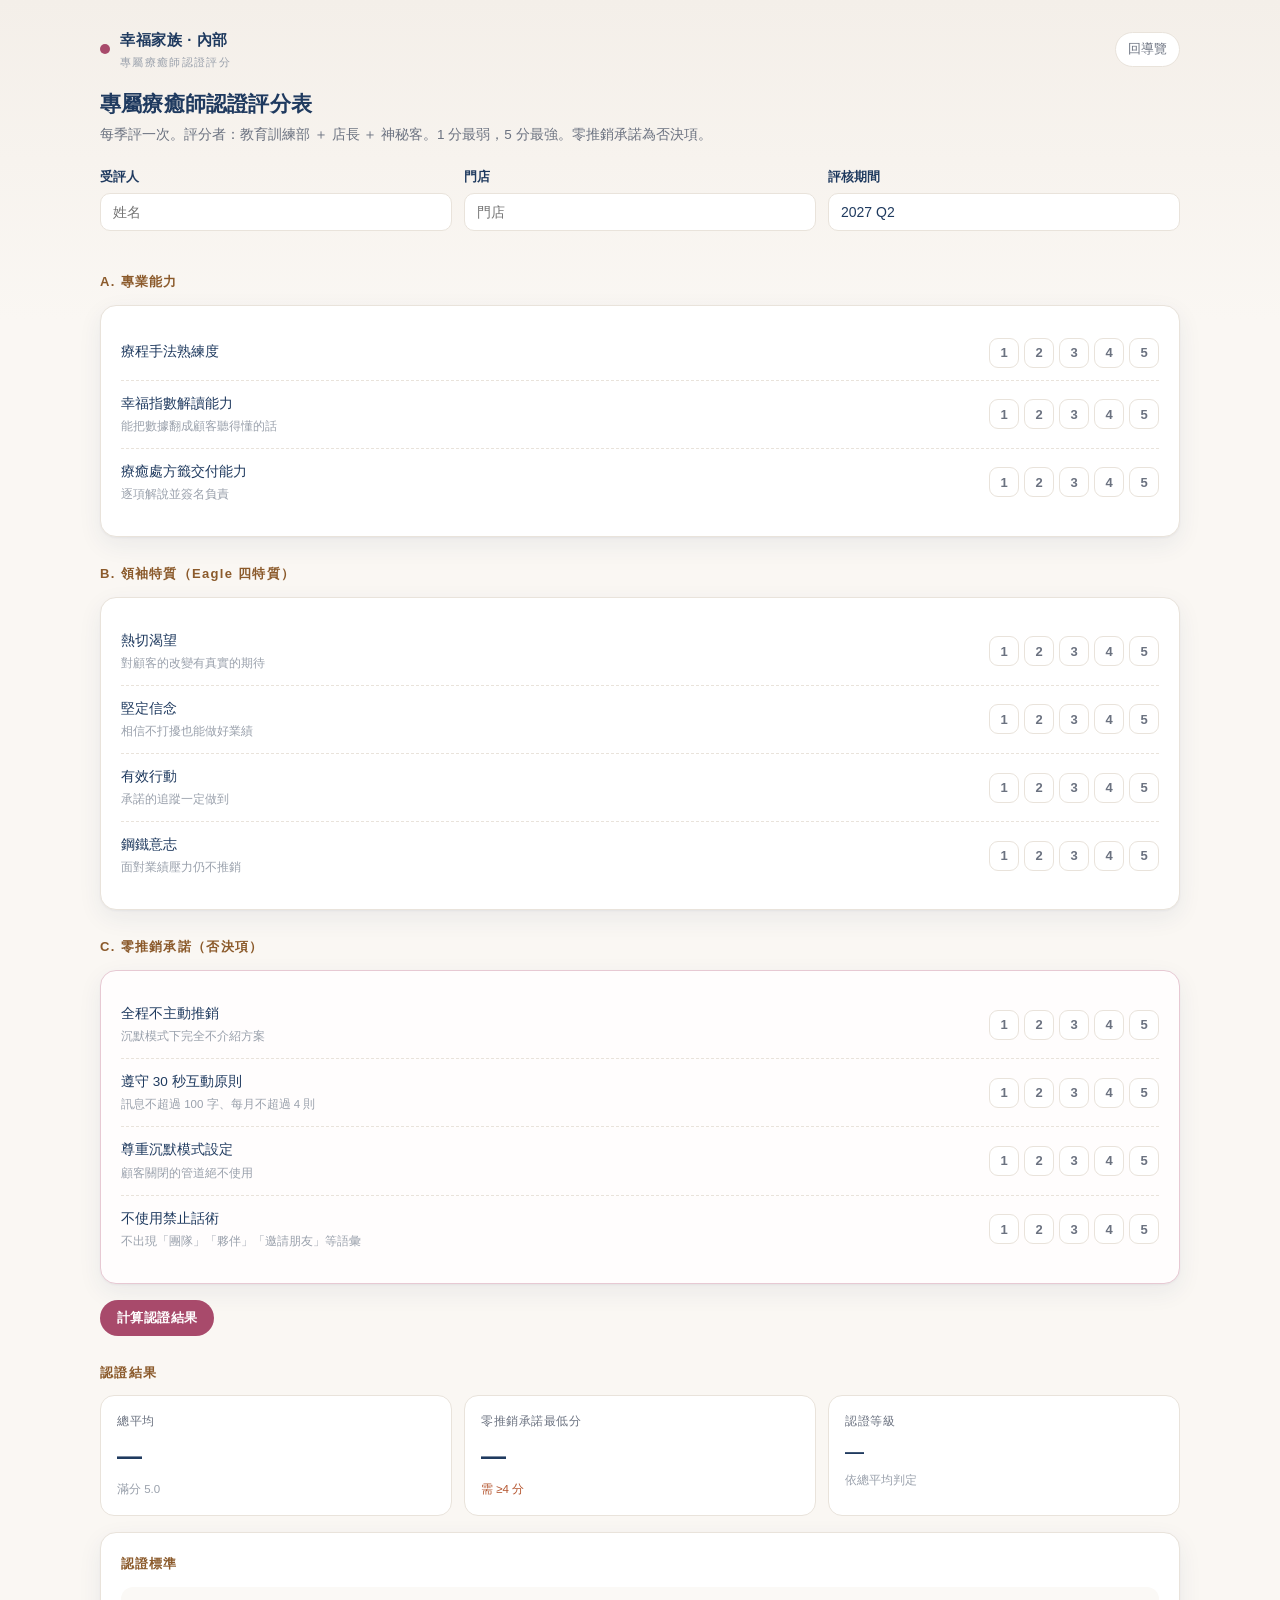
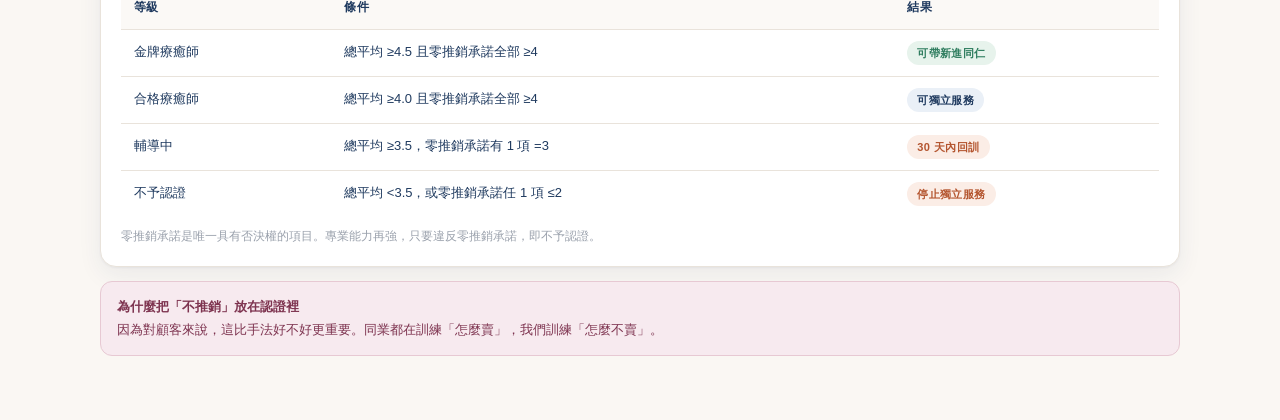
<file: staff-02-therapist.html>
<!DOCTYPE html>
<html lang="zh-Hant">
<head>
<meta charset="UTF-8">
<meta name="viewport" content="width=device-width,initial-scale=1">
<title>專屬療癒師認證評分｜幸福家族</title>
<link rel="stylesheet" href="style.css">
</head>
<body>
<div class="wrap-wide">

  <div class="brandbar">
    <div class="brand"><span class="dot"></span><div>幸福家族 · 內部<small>專屬療癒師認證評分</small></div></div>
    <a class="backlink" href="index.html">回導覽</a>
  </div>

  <h1>專屬療癒師認證評分表</h1>
  <p class="lead">每季評一次。評分者：教育訓練部 ＋ 店長 ＋ 神秘客。1 分最弱，5 分最強。零推銷承諾為否決項。</p>

  <div class="grid3" style="margin-bottom:16px">
    <div class="field"><label class="f">受評人</label><input type="text" placeholder="姓名"></div>
    <div class="field"><label class="f">門店</label><input type="text" placeholder="門店"></div>
    <div class="field"><label class="f">評核期間</label><input type="text" value="2027 Q2"></div>
  </div>

  <div class="sect">A. 專業能力</div>
  <div class="card" data-g="A">
    <div class="score" data-c="療程手法熟練度"><div class="name">療程手法熟練度</div><div class="rate"></div></div>
    <div class="score" data-c="幸福指數解讀能力"><div class="name">幸福指數解讀能力<small>能把數據翻成顧客聽得懂的話</small></div><div class="rate"></div></div>
    <div class="score" data-c="療癒處方籤交付能力"><div class="name">療癒處方籤交付能力<small>逐項解說並簽名負責</small></div><div class="rate"></div></div>
  </div>

  <div class="sect">B. 領袖特質（Eagle 四特質）</div>
  <div class="card" data-g="B">
    <div class="score" data-c="熱切渴望"><div class="name">熱切渴望<small>對顧客的改變有真實的期待</small></div><div class="rate"></div></div>
    <div class="score" data-c="堅定信念"><div class="name">堅定信念<small>相信不打擾也能做好業績</small></div><div class="rate"></div></div>
    <div class="score" data-c="有效行動"><div class="name">有效行動<small>承諾的追蹤一定做到</small></div><div class="rate"></div></div>
    <div class="score" data-c="鋼鐵意志"><div class="name">鋼鐵意志<small>面對業績壓力仍不推銷</small></div><div class="rate"></div></div>
  </div>

  <div class="sect">C. 零推銷承諾（否決項）</div>
  <div class="card" data-g="C" style="border-color:var(--rose-line);background:#FFFDFD">
    <div class="score" data-c="全程不主動推銷"><div class="name">全程不主動推銷<small>沉默模式下完全不介紹方案</small></div><div class="rate"></div></div>
    <div class="score" data-c="遵守30秒互動原則"><div class="name">遵守 30 秒互動原則<small>訊息不超過 100 字、每月不超過 4 則</small></div><div class="rate"></div></div>
    <div class="score" data-c="尊重沉默模式設定"><div class="name">尊重沉默模式設定<small>顧客關閉的管道絕不使用</small></div><div class="rate"></div></div>
    <div class="score" data-c="不使用禁止話術"><div class="name">不使用禁止話術<small>不出現「團隊」「夥伴」「邀請朋友」等語彙</small></div><div class="rate"></div></div>
  </div>

  <div style="margin:16px 0">
    <button class="btn btn-rose btn-sm" onclick="calc()">計算認證結果</button>
  </div>

  <div class="sect">認證結果</div>
  <div class="kpis">
    <div class="kpi"><div class="k">總平均</div><div class="v" id="s-avg">—</div><div class="d">滿分 5.0</div></div>
    <div class="kpi"><div class="k">零推銷承諾最低分</div><div class="v" id="s-min">—</div><div class="d down">需 ≥4 分</div></div>
    <div class="kpi"><div class="k">認證等級</div><div class="v" id="s-level" style="font-size:19px">—</div><div class="d">依總平均判定</div></div>
  </div>

  <div class="card" style="margin-top:16px">
    <div class="card-title">認證標準</div>
    <table class="table">
      <tr><th>等級</th><th>條件</th><th>結果</th></tr>
      <tr><td>金牌療癒師</td><td>總平均 ≥4.5 且零推銷承諾全部 ≥4</td><td><span class="tag ok">可帶新進同仁</span></td></tr>
      <tr><td>合格療癒師</td><td>總平均 ≥4.0 且零推銷承諾全部 ≥4</td><td><span class="tag ink">可獨立服務</span></td></tr>
      <tr><td>輔導中</td><td>總平均 ≥3.5，零推銷承諾有 1 項 =3</td><td><span class="tag warn">30 天內回訓</span></td></tr>
      <tr><td>不予認證</td><td>總平均 &lt;3.5，或零推銷承諾任 1 項 ≤2</td><td><span class="tag warn">停止獨立服務</span></td></tr>
    </table>
    <p class="card-note">零推銷承諾是唯一具有否決權的項目。專業能力再強，只要違反零推銷承諾，即不予認證。</p>
  </div>

  <div class="note rose">
    <strong>為什麼把「不推銷」放在認證裡</strong><br>
    因為對顧客來說，這比手法好不好更重要。同業都在訓練「怎麼賣」，我們訓練「怎麼不賣」。
  </div>

</div>

<div class="toast" id="toast"></div>

<script>
var scores = {};

document.querySelectorAll('.score').forEach(function (row) {
  var key = row.dataset.c;
  var box = row.querySelector('.rate');
  for (var i = 1; i <= 5; i++) {
    (function (n) {
      var b = document.createElement('button');
      b.textContent = n;
      b.addEventListener('click', function () {
        box.querySelectorAll('button').forEach(function (x) { x.classList.remove('on'); });
        b.classList.add('on');
        scores[key] = n;
      });
      box.appendChild(b);
    })(i);
  }
});

function calc() {
  var all = Object.values(scores);
  var total = document.querySelectorAll('.score').length;
  if (all.length < total) {
    toast('還有 ' + (total - all.length) + ' 項未評分');
    return;
  }
  var avg = all.reduce(function (a, b) { return a + b; }, 0) / all.length;
  var cKeys = ['全程不主動推銷', '遵守30秒互動原則', '尊重沉默模式設定', '不使用禁止話術'];
  var cMin = Math.min.apply(null, cKeys.map(function (k) { return scores[k]; }));
  var cAllOk = cKeys.every(function (k) { return scores[k] >= 4; });

  document.getElementById('s-avg').textContent = avg.toFixed(1);
  document.getElementById('s-min').textContent = cMin;
  var lvl;
  if (avg >= 4.5 && cAllOk) lvl = '金牌療癒師';
  else if (avg >= 4.0 && cAllOk) lvl = '合格療癒師';
  else if (avg >= 3.5 && cMin >= 3) lvl = '輔導中';
  else lvl = '不予認證';
  document.getElementById('s-level').textContent = lvl;
  toast('認證結果：' + lvl);
}

function toast(msg) {
  var t = document.getElementById('toast');
  t.textContent = msg;
  t.classList.add('show');
  setTimeout(function () { t.classList.remove('show'); }, 2400);
}
</script>
</body>
</html>
</file>
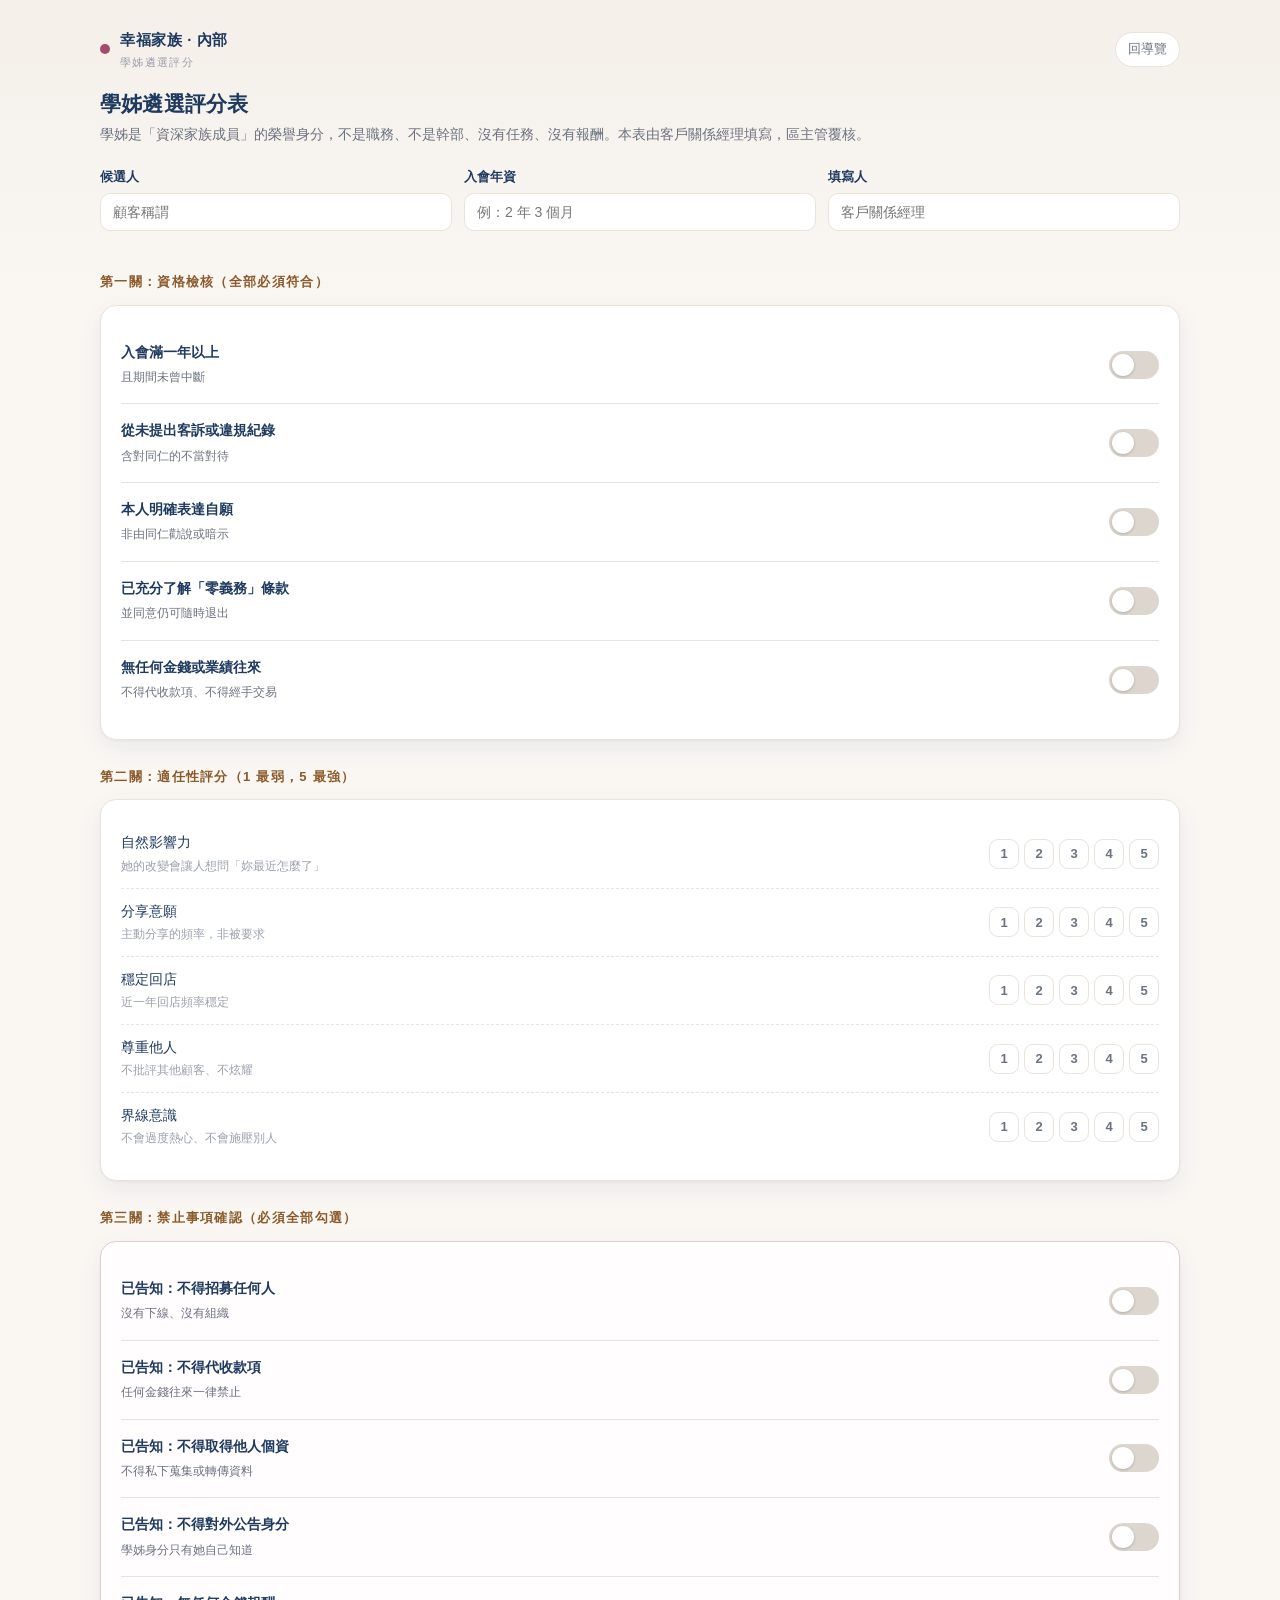
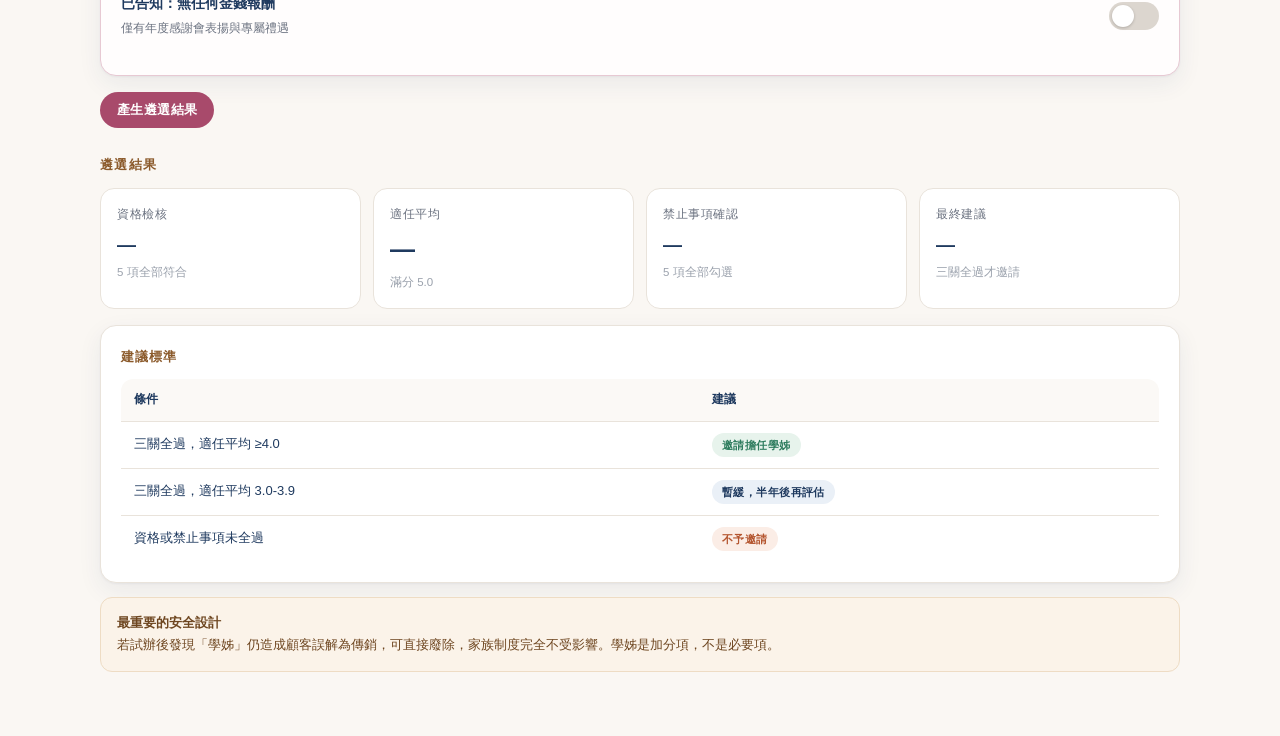
<file: staff-03-sister.html>
<!DOCTYPE html>
<html lang="zh-Hant">
<head>
<meta charset="UTF-8">
<meta name="viewport" content="width=device-width,initial-scale=1">
<title>學姊遴選評分｜幸福家族</title>
<link rel="stylesheet" href="style.css">
</head>
<body>
<div class="wrap-wide">

  <div class="brandbar">
    <div class="brand"><span class="dot"></span><div>幸福家族 · 內部<small>學姊遴選評分</small></div></div>
    <a class="backlink" href="index.html">回導覽</a>
  </div>

  <h1>學姊遴選評分表</h1>
  <p class="lead">學姊是「資深家族成員」的榮譽身分，不是職務、不是幹部、沒有任務、沒有報酬。本表由客戶關係經理填寫，區主管覆核。</p>

  <div class="grid3" style="margin-bottom:16px">
    <div class="field"><label class="f">候選人</label><input type="text" placeholder="顧客稱謂"></div>
    <div class="field"><label class="f">入會年資</label><input type="text" placeholder="例：2 年 3 個月"></div>
    <div class="field"><label class="f">填寫人</label><input type="text" placeholder="客戶關係經理"></div>
  </div>

  <div class="sect">第一關：資格檢核（全部必須符合）</div>
  <div class="card" id="gate">
    <div class="switch"><div class="s-txt"><strong>入會滿一年以上</strong><span>且期間未曾中斷</span></div><button class="toggle" data-k="g1"></button></div>
    <div class="switch"><div class="s-txt"><strong>從未提出客訴或違規紀錄</strong><span>含對同仁的不當對待</span></div><button class="toggle" data-k="g2"></button></div>
    <div class="switch"><div class="s-txt"><strong>本人明確表達自願</strong><span>非由同仁勸說或暗示</span></div><button class="toggle" data-k="g3"></button></div>
    <div class="switch"><div class="s-txt"><strong>已充分了解「零義務」條款</strong><span>並同意仍可隨時退出</span></div><button class="toggle" data-k="g4"></button></div>
    <div class="switch"><div class="s-txt"><strong>無任何金錢或業績往來</strong><span>不得代收款項、不得經手交易</span></div><button class="toggle" data-k="g5"></button></div>
  </div>

  <div class="sect">第二關：適任性評分（1 最弱，5 最強）</div>
  <div class="card" id="rate">
    <div class="score" data-c="自然影響力"><div class="name">自然影響力<small>她的改變會讓人想問「妳最近怎麼了」</small></div><div class="rate"></div></div>
    <div class="score" data-c="分享意願"><div class="name">分享意願<small>主動分享的頻率，非被要求</small></div><div class="rate"></div></div>
    <div class="score" data-c="穩定出席"><div class="name">穩定回店<small>近一年回店頻率穩定</small></div><div class="rate"></div></div>
    <div class="score" data-c="尊重他人"><div class="name">尊重他人<small>不批評其他顧客、不炫耀</small></div><div class="rate"></div></div>
    <div class="score" data-c="界線意識"><div class="name">界線意識<small>不會過度熱心、不會施壓別人</small></div><div class="rate"></div></div>
  </div>

  <div class="sect">第三關：禁止事項確認（必須全部勾選）</div>
  <div class="card" id="ban" style="border-color:var(--rose-line);background:#FFFDFD">
    <div class="switch"><div class="s-txt"><strong>已告知：不得招募任何人</strong><span>沒有下線、沒有組織</span></div><button class="toggle" data-k="b1"></button></div>
    <div class="switch"><div class="s-txt"><strong>已告知：不得代收款項</strong><span>任何金錢往來一律禁止</span></div><button class="toggle" data-k="b2"></button></div>
    <div class="switch"><div class="s-txt"><strong>已告知：不得取得他人個資</strong><span>不得私下蒐集或轉傳資料</span></div><button class="toggle" data-k="b3"></button></div>
    <div class="switch"><div class="s-txt"><strong>已告知：不得對外公告身分</strong><span>學姊身分只有她自己知道</span></div><button class="toggle" data-k="b4"></button></div>
    <div class="switch"><div class="s-txt"><strong>已告知：無任何金錢報酬</strong><span>僅有年度感謝會表揚與專屬禮遇</span></div><button class="toggle" data-k="b5"></button></div>
  </div>

  <div style="margin:16px 0">
    <button class="btn btn-rose btn-sm" onclick="calc()">產生遴選結果</button>
  </div>

  <div class="sect">遴選結果</div>
  <div class="kpis">
    <div class="kpi"><div class="k">資格檢核</div><div class="v" id="s-gate" style="font-size:19px">—</div><div class="d">5 項全部符合</div></div>
    <div class="kpi"><div class="k">適任平均</div><div class="v" id="s-avg">—</div><div class="d">滿分 5.0</div></div>
    <div class="kpi"><div class="k">禁止事項確認</div><div class="v" id="s-ban" style="font-size:19px">—</div><div class="d">5 項全部勾選</div></div>
    <div class="kpi"><div class="k">最終建議</div><div class="v" id="s-final" style="font-size:19px">—</div><div class="d">三關全過才邀請</div></div>
  </div>

  <div class="card" style="margin-top:16px">
    <div class="card-title">建議標準</div>
    <table class="table">
      <tr><th>條件</th><th>建議</th></tr>
      <tr><td>三關全過，適任平均 ≥4.0</td><td><span class="tag ok">邀請擔任學姊</span></td></tr>
      <tr><td>三關全過，適任平均 3.0-3.9</td><td><span class="tag ink">暫緩，半年後再評估</span></td></tr>
      <tr><td>資格或禁止事項未全過</td><td><span class="tag warn">不予邀請</span></td></tr>
    </table>
  </div>

  <div class="note gold">
    <strong>最重要的安全設計</strong><br>
    若試辦後發現「學姊」仍造成顧客誤解為傳銷，可直接廢除，家族制度完全不受影響。學姊是加分項，不是必要項。
  </div>

</div>

<div class="toast" id="toast"></div>

<script>
var scores = {}, gates = {}, bans = {};

document.querySelectorAll('.toggle').forEach(function (t) {
  t.addEventListener('click', function () {
    t.classList.toggle('on');
    var k = t.dataset.k;
    if (k[0] === 'g') gates[k] = t.classList.contains('on');
    if (k[0] === 'b') bans[k] = t.classList.contains('on');
  });
});

document.querySelectorAll('.score').forEach(function (row) {
  var key = row.dataset.c;
  var box = row.querySelector('.rate');
  for (var i = 1; i <= 5; i++) {
    (function (n) {
      var b = document.createElement('button');
      b.textContent = n;
      b.addEventListener('click', function () {
        box.querySelectorAll('button').forEach(function (x) { x.classList.remove('on'); });
        b.classList.add('on');
        scores[key] = n;
      });
      box.appendChild(b);
    })(i);
  }
});

function calc() {
  var gKeys = ['g1','g2','g3','g4','g5'], bKeys = ['b1','b2','b3','b4','b5'];
  var gOk = gKeys.every(function (k) { return gates[k]; });
  var bOk = bKeys.every(function (k) { return bans[k]; });
  var all = Object.values(scores);
  var total = document.querySelectorAll('.score').length;

  document.getElementById('s-gate').textContent = gOk ? '通過' : '未通過';
  document.getElementById('s-ban').textContent = bOk ? '通過' : '未通過';

  if (all.length < total) {
    document.getElementById('s-avg').textContent = all.length + '/' + total;
    document.getElementById('s-final').textContent = '評分未完成';
    toast('還有 ' + (total - all.length) + ' 項未評分');
    return;
  }

  var avg = all.reduce(function (a, b) { return a + b; }, 0) / all.length;
  document.getElementById('s-avg').textContent = avg.toFixed(1);

  var f;
  if (gOk && bOk && avg >= 4.0) f = '建議邀請';
  else if (gOk && bOk && avg >= 3.0) f = '暫緩評估';
  else f = '不予邀請';
  document.getElementById('s-final').textContent = f;
  toast('遴選結果：' + f);
}

function toast(msg) {
  var t = document.getElementById('toast');
  t.textContent = msg;
  t.classList.add('show');
  setTimeout(function () { t.classList.remove('show'); }, 2400);
}
</script>
</body>
</html>
</file>
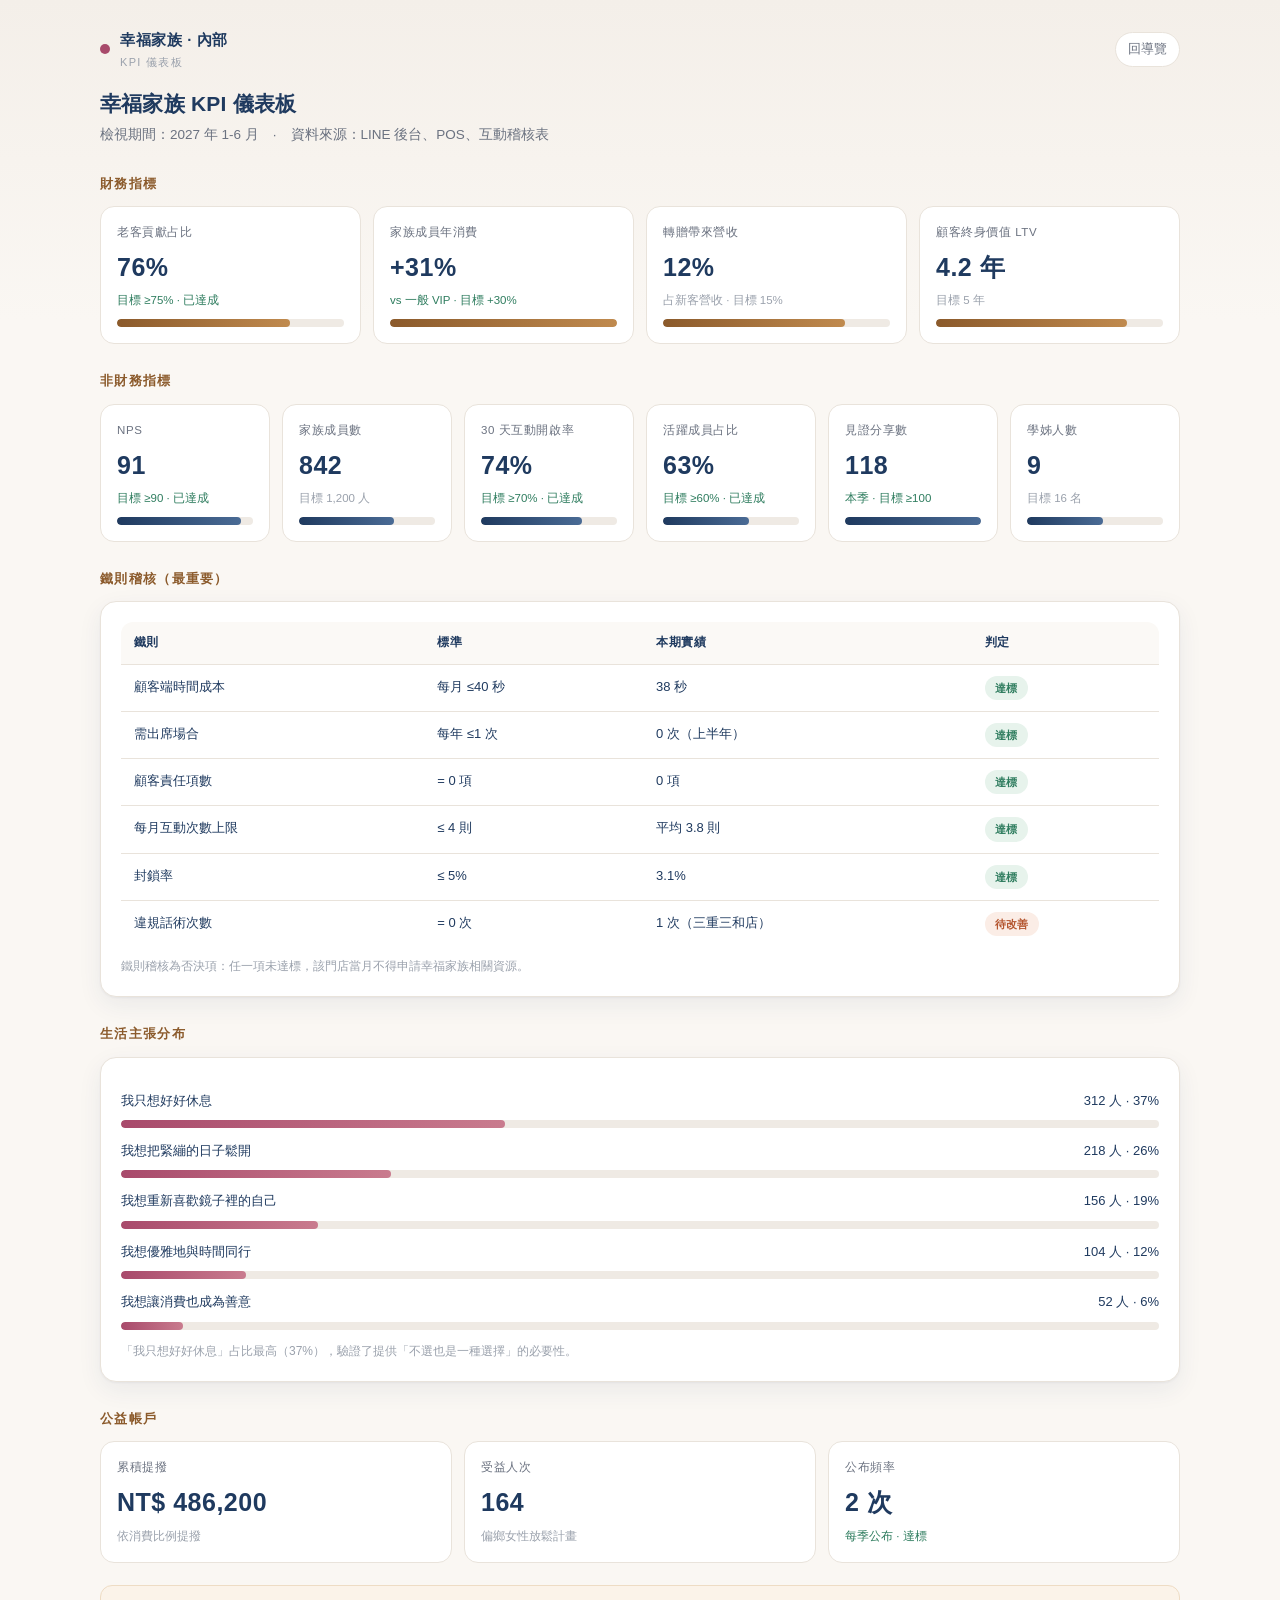
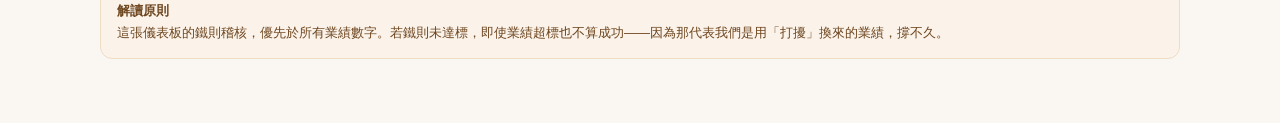
<file: staff-04-kpi.html>
<!DOCTYPE html>
<html lang="zh-Hant">
<head>
<meta charset="UTF-8">
<meta name="viewport" content="width=device-width,initial-scale=1">
<title>KPI 儀表板｜幸福家族</title>
<link rel="stylesheet" href="style.css">
</head>
<body>
<div class="wrap-wide">

  <div class="brandbar">
    <div class="brand"><span class="dot"></span><div>幸福家族 · 內部<small>KPI 儀表板</small></div></div>
    <a class="backlink" href="index.html">回導覽</a>
  </div>

  <h1>幸福家族 KPI 儀表板</h1>
  <p class="lead">檢視期間：2027 年 1-6 月　·　資料來源：LINE 後台、POS、互動稽核表</p>

  <div class="sect">財務指標</div>
  <div class="kpis">
    <div class="kpi"><div class="k">老客貢獻占比</div><div class="v">76%</div><div class="d up">目標 ≥75% · 已達成</div><div class="bar gold"><i style="width:76%"></i></div></div>
    <div class="kpi"><div class="k">家族成員年消費</div><div class="v">+31%</div><div class="d up">vs 一般 VIP · 目標 +30%</div><div class="bar gold"><i style="width:100%"></i></div></div>
    <div class="kpi"><div class="k">轉贈帶來營收</div><div class="v">12%</div><div class="d">占新客營收 · 目標 15%</div><div class="bar gold"><i style="width:80%"></i></div></div>
    <div class="kpi"><div class="k">顧客終身價值 LTV</div><div class="v">4.2 年</div><div class="d">目標 5 年</div><div class="bar gold"><i style="width:84%"></i></div></div>
  </div>

  <div class="sect">非財務指標</div>
  <div class="kpis">
    <div class="kpi"><div class="k">NPS</div><div class="v">91</div><div class="d up">目標 ≥90 · 已達成</div><div class="bar ink"><i style="width:91%"></i></div></div>
    <div class="kpi"><div class="k">家族成員數</div><div class="v">842</div><div class="d">目標 1,200 人</div><div class="bar ink"><i style="width:70%"></i></div></div>
    <div class="kpi"><div class="k">30 天互動開啟率</div><div class="v">74%</div><div class="d up">目標 ≥70% · 已達成</div><div class="bar ink"><i style="width:74%"></i></div></div>
    <div class="kpi"><div class="k">活躍成員占比</div><div class="v">63%</div><div class="d up">目標 ≥60% · 已達成</div><div class="bar ink"><i style="width:63%"></i></div></div>
    <div class="kpi"><div class="k">見證分享數</div><div class="v">118</div><div class="d up">本季 · 目標 ≥100</div><div class="bar ink"><i style="width:100%"></i></div></div>
    <div class="kpi"><div class="k">學姊人數</div><div class="v">9</div><div class="d">目標 16 名</div><div class="bar ink"><i style="width:56%"></i></div></div>
  </div>

  <div class="sect">鐵則稽核（最重要）</div>
  <div class="card">
    <table class="table">
      <thead><tr><th>鐵則</th><th>標準</th><th>本期實績</th><th>判定</th></tr></thead>
      <tbody>
        <tr><td>顧客端時間成本</td><td>每月 ≤40 秒</td><td>38 秒</td><td><span class="tag ok">達標</span></td></tr>
        <tr><td>需出席場合</td><td>每年 ≤1 次</td><td>0 次（上半年）</td><td><span class="tag ok">達標</span></td></tr>
        <tr><td>顧客責任項數</td><td>= 0 項</td><td>0 項</td><td><span class="tag ok">達標</span></td></tr>
        <tr><td>每月互動次數上限</td><td>≤ 4 則</td><td>平均 3.8 則</td><td><span class="tag ok">達標</span></td></tr>
        <tr><td>封鎖率</td><td>≤ 5%</td><td>3.1%</td><td><span class="tag ok">達標</span></td></tr>
        <tr><td>違規話術次數</td><td>= 0 次</td><td>1 次（三重三和店）</td><td><span class="tag warn">待改善</span></td></tr>
      </tbody>
    </table>
    <p class="card-note">鐵則稽核為否決項：任一項未達標，該門店當月不得申請幸福家族相關資源。</p>
  </div>

  <div class="sect">生活主張分布</div>
  <div class="card">
    <div style="margin:12px 0">
      <div style="display:flex;justify-content:space-between;font-size:13px"><span>我只想好好休息</span><span class="mono">312 人 · 37%</span></div>
      <div class="bar"><i style="width:37%"></i></div>
    </div>
    <div style="margin:12px 0">
      <div style="display:flex;justify-content:space-between;font-size:13px"><span>我想把緊繃的日子鬆開</span><span class="mono">218 人 · 26%</span></div>
      <div class="bar"><i style="width:26%"></i></div>
    </div>
    <div style="margin:12px 0">
      <div style="display:flex;justify-content:space-between;font-size:13px"><span>我想重新喜歡鏡子裡的自己</span><span class="mono">156 人 · 19%</span></div>
      <div class="bar"><i style="width:19%"></i></div>
    </div>
    <div style="margin:12px 0">
      <div style="display:flex;justify-content:space-between;font-size:13px"><span>我想優雅地與時間同行</span><span class="mono">104 人 · 12%</span></div>
      <div class="bar"><i style="width:12%"></i></div>
    </div>
    <div style="margin:12px 0">
      <div style="display:flex;justify-content:space-between;font-size:13px"><span>我想讓消費也成為善意</span><span class="mono">52 人 · 6%</span></div>
      <div class="bar"><i style="width:6%"></i></div>
    </div>
    <p class="card-note">「我只想好好休息」占比最高（37%），驗證了提供「不選也是一種選擇」的必要性。</p>
  </div>

  <div class="sect">公益帳戶</div>
  <div class="kpis">
    <div class="kpi"><div class="k">累積提撥</div><div class="v">NT$ 486,200</div><div class="d">依消費比例提撥</div></div>
    <div class="kpi"><div class="k">受益人次</div><div class="v">164</div><div class="d">偏鄉女性放鬆計畫</div></div>
    <div class="kpi"><div class="k">公布頻率</div><div class="v">2 次</div><div class="d up">每季公布 · 達標</div></div>
  </div>

  <div class="note gold" style="margin-top:22px">
    <strong>解讀原則</strong><br>
    這張儀表板的鐵則稽核，優先於所有業績數字。若鐵則未達標，即使業績超標也不算成功——因為那代表我們是用「打擾」換來的業績，撐不久。
  </div>

</div>
</body>
</html>
</file>
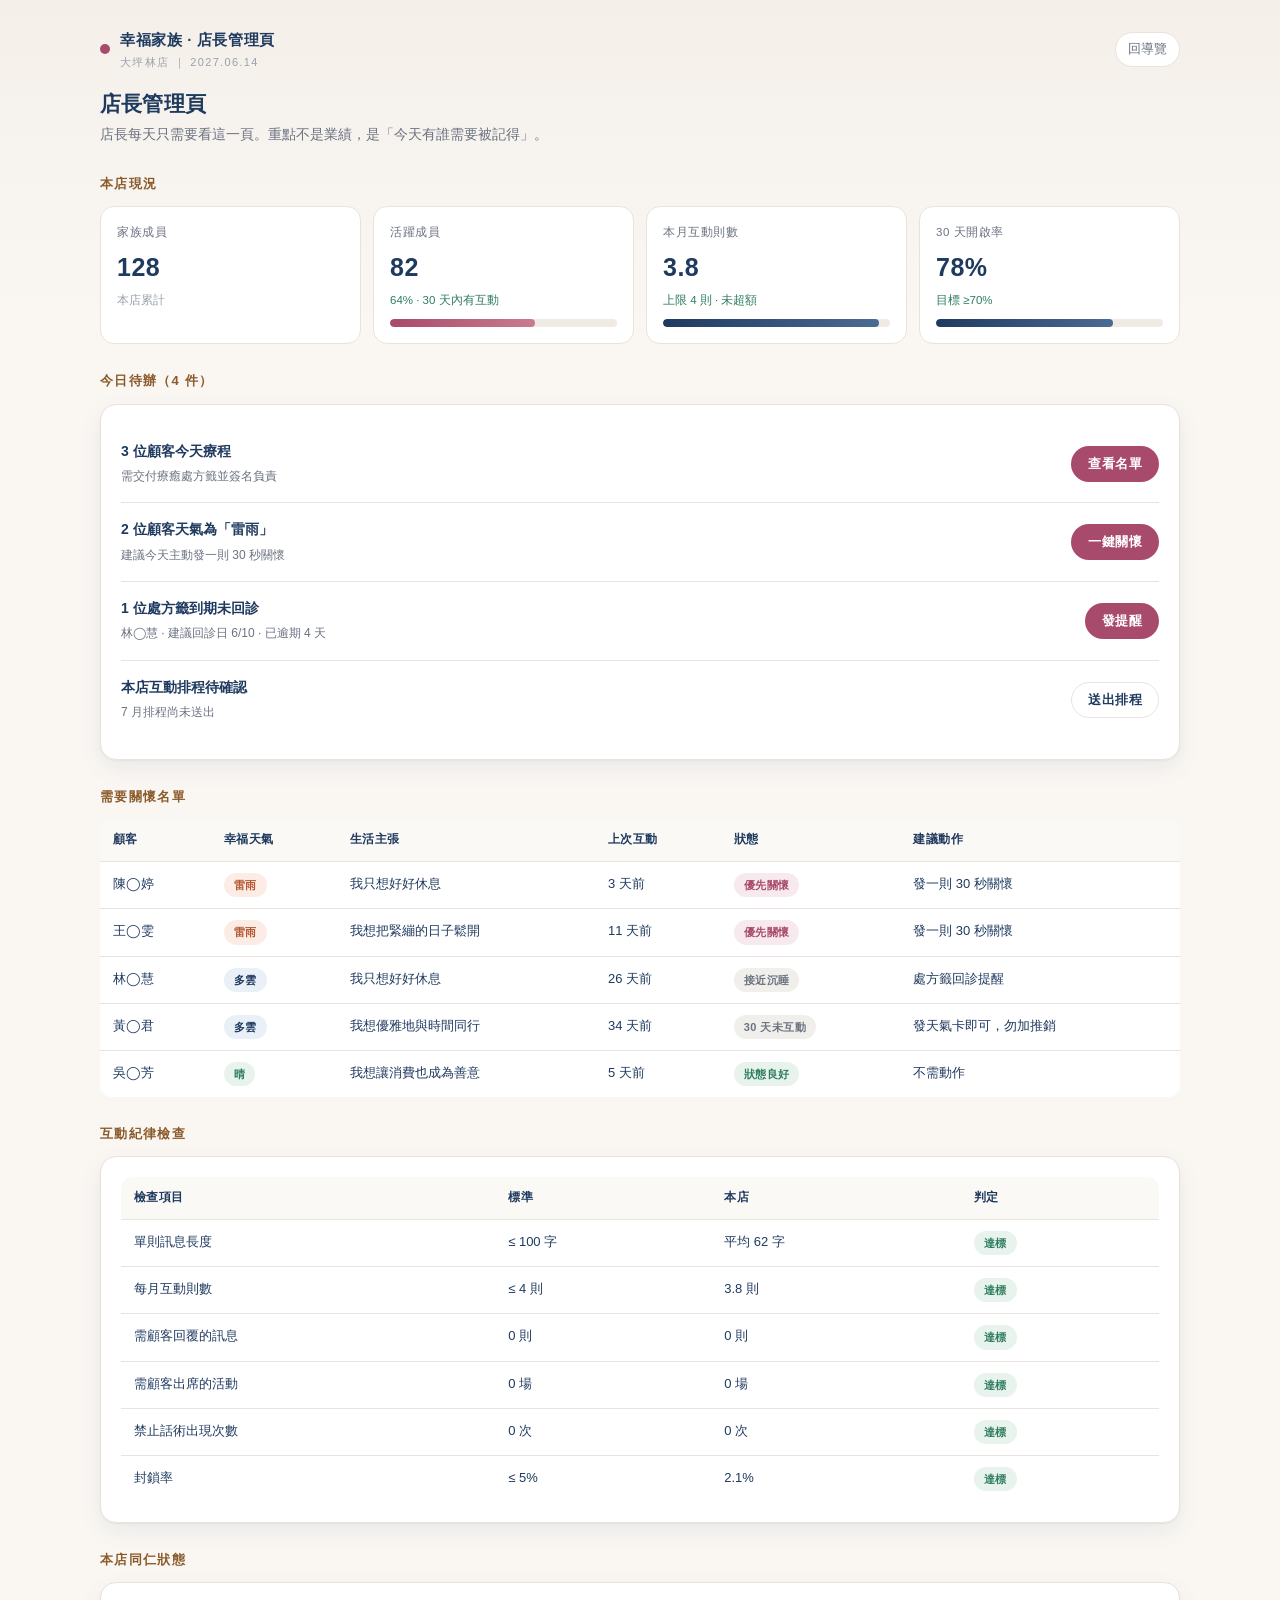
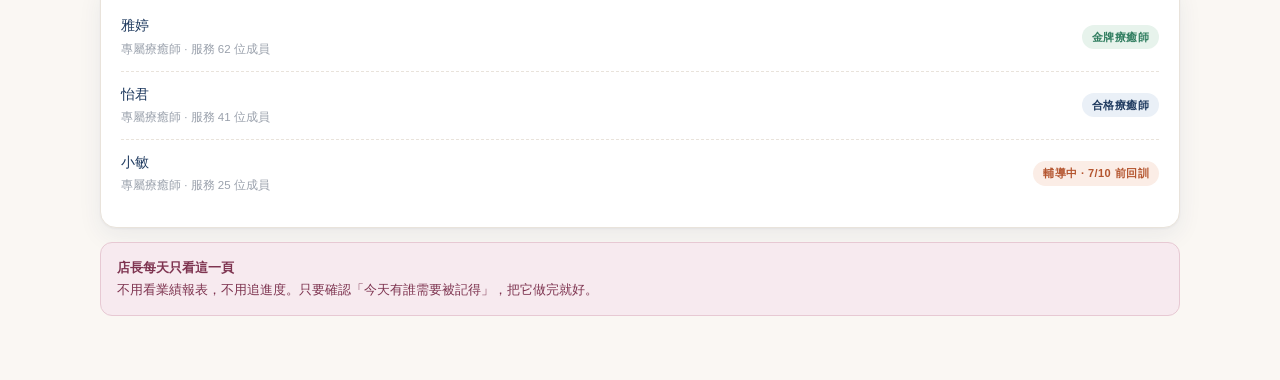
<file: store-01-manager.html>
<!DOCTYPE html>
<html lang="zh-Hant">
<head>
<meta charset="UTF-8">
<meta name="viewport" content="width=device-width,initial-scale=1">
<title>店長管理頁｜幸福家族</title>
<link rel="stylesheet" href="style.css">
</head>
<body>
<div class="wrap-wide">

  <div class="brandbar">
    <div class="brand"><span class="dot"></span><div>幸福家族 · 店長管理頁<small>大坪林店 ｜ 2027.06.14</small></div></div>
    <a class="backlink" href="index.html">回導覽</a>
  </div>

  <h1>店長管理頁</h1>
  <p class="lead">店長每天只需要看這一頁。重點不是業績，是「今天有誰需要被記得」。</p>

  <div class="sect">本店現況</div>
  <div class="kpis">
    <div class="kpi"><div class="k">家族成員</div><div class="v">128</div><div class="d">本店累計</div></div>
    <div class="kpi"><div class="k">活躍成員</div><div class="v">82</div><div class="d up">64% · 30 天內有互動</div><div class="bar"><i style="width:64%"></i></div></div>
    <div class="kpi"><div class="k">本月互動則數</div><div class="v">3.8</div><div class="d up">上限 4 則 · 未超額</div><div class="bar ink"><i style="width:95%"></i></div></div>
    <div class="kpi"><div class="k">30 天開啟率</div><div class="v">78%</div><div class="d up">目標 ≥70%</div><div class="bar ink"><i style="width:78%"></i></div></div>
  </div>

  <div class="sect">今日待辦（4 件）</div>
  <div class="card">
    <div class="switch">
      <div class="s-txt"><strong>3 位顧客今天療程</strong><span>需交付療癒處方籤並簽名負責</span></div>
      <button class="btn btn-sm btn-rose" onclick="act('已開啟今日療程名單')">查看名單</button>
    </div>
    <div class="switch">
      <div class="s-txt"><strong>2 位顧客天氣為「雷雨」</strong><span>建議今天主動發一則 30 秒關懷</span></div>
      <button class="btn btn-sm btn-rose" onclick="act('已發送 2 則 30 秒關懷訊息')">一鍵關懷</button>
    </div>
    <div class="switch">
      <div class="s-txt"><strong>1 位處方籤到期未回診</strong><span>林◯慧 · 建議回診日 6/10 · 已逾期 4 天</span></div>
      <button class="btn btn-sm btn-rose" onclick="act('已發送回診提醒（30 秒版）')">發提醒</button>
    </div>
    <div class="switch">
      <div class="s-txt"><strong>本店互動排程待確認</strong><span>7 月排程尚未送出</span></div>
      <button class="btn btn-sm btn-ghost" onclick="act('已送出 7 月互動排程')">送出排程</button>
    </div>
  </div>

  <div class="sect">需要關懷名單</div>
  <div class="scroll-x">
    <table class="table">
      <thead>
        <tr><th>顧客</th><th>幸福天氣</th><th>生活主張</th><th>上次互動</th><th>狀態</th><th>建議動作</th></tr>
      </thead>
      <tbody>
        <tr>
          <td>陳◯婷</td><td><span class="tag warn">雷雨</span></td><td>我只想好好休息</td><td>3 天前</td>
          <td><span class="tag rose">優先關懷</span></td><td>發一則 30 秒關懷</td>
        </tr>
        <tr>
          <td>王◯雯</td><td><span class="tag warn">雷雨</span></td><td>我想把緊繃的日子鬆開</td><td>11 天前</td>
          <td><span class="tag rose">優先關懷</span></td><td>發一則 30 秒關懷</td>
        </tr>
        <tr>
          <td>林◯慧</td><td><span class="tag ink">多雲</span></td><td>我只想好好休息</td><td>26 天前</td>
          <td><span class="tag grey">接近沉睡</span></td><td>處方籤回診提醒</td>
        </tr>
        <tr>
          <td>黃◯君</td><td><span class="tag ink">多雲</span></td><td>我想優雅地與時間同行</td><td>34 天前</td>
          <td><span class="tag grey">30 天未互動</span></td><td>發天氣卡即可，勿加推銷</td>
        </tr>
        <tr>
          <td>吳◯芳</td><td><span class="tag ok">晴</span></td><td>我想讓消費也成為善意</td><td>5 天前</td>
          <td><span class="tag ok">狀態良好</span></td><td>不需動作</td>
        </tr>
      </tbody>
    </table>
  </div>

  <div class="sect">互動紀律檢查</div>
  <div class="card">
    <table class="table">
      <tr><th>檢查項目</th><th>標準</th><th>本店</th><th>判定</th></tr>
      <tr><td>單則訊息長度</td><td>≤ 100 字</td><td>平均 62 字</td><td><span class="tag ok">達標</span></td></tr>
      <tr><td>每月互動則數</td><td>≤ 4 則</td><td>3.8 則</td><td><span class="tag ok">達標</span></td></tr>
      <tr><td>需顧客回覆的訊息</td><td>0 則</td><td>0 則</td><td><span class="tag ok">達標</span></td></tr>
      <tr><td>需顧客出席的活動</td><td>0 場</td><td>0 場</td><td><span class="tag ok">達標</span></td></tr>
      <tr><td>禁止話術出現次數</td><td>0 次</td><td>0 次</td><td><span class="tag ok">達標</span></td></tr>
      <tr><td>封鎖率</td><td>≤ 5%</td><td>2.1%</td><td><span class="tag ok">達標</span></td></tr>
    </table>
  </div>

  <div class="sect">本店同仁狀態</div>
  <div class="card">
    <div class="score"><div class="name">雅婷<small>專屬療癒師 · 服務 62 位成員</small></div><span class="tag ok">金牌療癒師</span></div>
    <div class="score"><div class="name">怡君<small>專屬療癒師 · 服務 41 位成員</small></div><span class="tag ink">合格療癒師</span></div>
    <div class="score"><div class="name">小敏<small>專屬療癒師 · 服務 25 位成員</small></div><span class="tag warn">輔導中 · 7/10 前回訓</span></div>
  </div>

  <div class="note rose">
    <strong>店長每天只看這一頁</strong><br>
    不用看業績報表，不用追進度。只要確認「今天有誰需要被記得」，把它做完就好。
  </div>

</div>

<div class="toast" id="toast"></div>

<script>
function act(msg) {
  var t = document.getElementById('toast');
  t.textContent = msg;
  t.classList.add('show');
  setTimeout(function () { t.classList.remove('show'); }, 2400);
}
</script>
</body>
</html>
</file>
<file: style.css>
/* VIVISPA 幸福家族 DEMO — 共用樣式 */
:root{
  --ink:#1F3A5F;
  --ink-2:#334E70;
  --rose:#A84A6B;
  --rose-soft:#F7EAEF;
  --rose-line:#E7C9D3;
  --gold:#8B5A2B;
  --gold-soft:#FBF3E9;
  --cream:#FBF9F6;
  --paper:#FFFFFF;
  --line:#E9E3DB;
  --grey:#6B7280;
  --grey-2:#9AA1AC;
  --sun:#E0A83C;
  --cloud:#8FA6BC;
  --rain:#5C7FA3;
  --storm:#565B76;
  --ok:#2F7D5F;
  --warn:#B4552F;
  --shadow:0 1px 2px rgba(31,58,95,.05),0 8px 24px rgba(31,58,95,.07);
  --radius:16px;
}
*{box-sizing:border-box;margin:0;padding:0}
html{-webkit-text-size-adjust:100%}
body{
  font-family:"Microsoft JhengHei","Noto Sans TC","PingFang TC","Helvetica Neue",sans-serif;
  color:var(--ink);
  background:linear-gradient(180deg,#F4EFE9 0%,#FAF7F3 320px,#FAF7F3 100%);
  min-height:100vh;
  line-height:1.65;
  font-size:15px;
  padding:28px 16px 64px;
}
a{color:var(--rose);text-decoration:none}
.wrap{max-width:430px;margin:0 auto}
.wrap-wide{max-width:1080px;margin:0 auto}

/* ---------- 頁首 ---------- */
.brandbar{
  display:flex;align-items:center;justify-content:space-between;
  gap:12px;margin-bottom:18px;flex-wrap:wrap;
}
.brand{display:flex;align-items:center;gap:10px;font-weight:700;letter-spacing:.04em}
.brand .dot{width:10px;height:10px;border-radius:50%;background:var(--rose)}
.brand small{display:block;font-weight:400;font-size:11px;color:var(--grey-2);letter-spacing:.12em}
.backlink{font-size:12.5px;color:var(--grey);border:1px solid var(--line);background:#fff;padding:6px 12px;border-radius:999px}
.backlink:hover{border-color:var(--rose-line);color:var(--rose)}

h1{font-size:21px;line-height:1.4;margin-bottom:6px;letter-spacing:.01em}
h2{font-size:15px;margin:26px 0 10px;padding-left:10px;border-left:3px solid var(--rose);letter-spacing:.02em}
.lead{color:var(--grey);font-size:13.5px;margin-bottom:20px}

/* ---------- 卡片 ---------- */
.card{
  background:var(--paper);border:1px solid var(--line);border-radius:var(--radius);
  padding:20px;box-shadow:var(--shadow);margin-bottom:14px;
}
.card.tight{padding:16px}
.card-title{font-size:13px;font-weight:700;color:var(--gold);letter-spacing:.08em;margin-bottom:12px;text-transform:none}
.card-note{font-size:12px;color:var(--grey-2);margin-top:10px;line-height:1.6}

/* ---------- 按鈕 ---------- */
.btn{
  display:inline-flex;align-items:center;justify-content:center;gap:8px;
  width:100%;padding:14px 20px;border-radius:999px;border:1px solid transparent;
  background:var(--ink);color:#fff;font-size:15px;font-weight:700;
  font-family:inherit;cursor:pointer;transition:.16s;letter-spacing:.03em;
}
.btn:hover{background:var(--ink-2);transform:translateY(-1px)}
.btn:active{transform:translateY(0)}
.btn-rose{background:var(--rose)}
.btn-rose:hover{background:#933D5C}
.btn-ghost{background:#fff;color:var(--ink);border-color:var(--line)}
.btn-ghost:hover{background:var(--cream);border-color:var(--rose-line)}
.btn-sm{width:auto;padding:8px 16px;font-size:13px}
.btn:disabled{opacity:.42;cursor:not-allowed;transform:none}

/* ---------- 選項卡（生活主張） ---------- */
.option{
  display:flex;gap:12px;align-items:flex-start;
  border:1.5px solid var(--line);border-radius:14px;padding:15px 16px;
  margin-bottom:10px;cursor:pointer;transition:.16s;background:#fff;
}
.option:hover{border-color:var(--rose-line);background:#FFFDFD}
.option.sel{border-color:var(--rose);background:var(--rose-soft);box-shadow:0 0 0 3px rgba(168,74,107,.08)}
.option .tick{
  flex:0 0 22px;width:22px;height:22px;border-radius:50%;border:1.5px solid var(--grey-2);
  display:flex;align-items:center;justify-content:center;font-size:12px;color:#fff;margin-top:2px;transition:.16s;
}
.option.sel .tick{background:var(--rose);border-color:var(--rose)}
.option .txt strong{display:block;font-size:14.5px;margin-bottom:2px}
.option .txt span{font-size:12px;color:var(--grey)}

/* ---------- 天氣 ---------- */
.weather{display:flex;align-items:center;gap:16px;padding:20px;border-radius:var(--radius);color:#fff}
.weather .glyph{font-size:34px;line-height:1}
.weather .label{font-size:12px;opacity:.85;letter-spacing:.1em}
.weather .value{font-size:24px;font-weight:700;letter-spacing:.04em}
.w-sun{background:linear-gradient(135deg,#E9B54B,#D89A2C)}
.w-cloud{background:linear-gradient(135deg,#93A9BF,#6E87A0)}
.w-rain{background:linear-gradient(135deg,#6488AB,#4A6C90)}
.w-storm{background:linear-gradient(135deg,#5E6480,#43485F)}

.weather-row{display:grid;grid-template-columns:repeat(4,1fr);gap:8px;margin-top:14px}
.wchip{
  border:1.5px solid var(--line);border-radius:12px;padding:10px 6px;text-align:center;
  cursor:pointer;transition:.16s;background:#fff;
}
.wchip .g{font-size:19px;display:block;line-height:1.3}
.wchip .n{font-size:11.5px;color:var(--grey)}
.wchip.sel{border-color:var(--rose);background:var(--rose-soft)}
.wchip:hover{border-color:var(--rose-line)}

/* ---------- 護照 ---------- */
.passport{
  border-radius:18px;padding:22px;color:#fff;position:relative;overflow:hidden;
  background:linear-gradient(140deg,#22395C 0%,#3A5177 55%,#5A4A63 100%);
  box-shadow:0 14px 34px rgba(31,58,95,.26);
}
.passport::after{
  content:"";position:absolute;right:-46px;top:-46px;width:170px;height:170px;border-radius:50%;
  background:radial-gradient(circle,rgba(255,255,255,.16),transparent 68%);
}
.passport .pf-top{display:flex;justify-content:space-between;align-items:flex-start;position:relative;z-index:1}
.passport .pf-brand{font-size:11px;letter-spacing:.22em;opacity:.8}
.passport .pf-name{font-size:23px;font-weight:700;margin-top:14px;letter-spacing:.03em;position:relative;z-index:1}
.passport .pf-claim{
  display:inline-block;margin-top:10px;font-size:12.5px;background:rgba(255,255,255,.15);
  border:1px solid rgba(255,255,255,.28);padding:5px 13px;border-radius:999px;position:relative;z-index:1;
}
.passport .pf-grid{
  display:grid;grid-template-columns:1fr 1fr;gap:12px;margin-top:20px;position:relative;z-index:1;
  border-top:1px solid rgba(255,255,255,.18);padding-top:16px;
}
.passport .pf-cell .k{font-size:10.5px;opacity:.72;letter-spacing:.1em}
.passport .pf-cell .v{font-size:15px;font-weight:700;margin-top:2px}

/* ---------- 表格 ---------- */
.table{width:100%;border-collapse:collapse;font-size:13px;background:#fff;border-radius:12px;overflow:hidden}
.table th,.table td{padding:11px 13px;text-align:left;border-bottom:1px solid var(--line);vertical-align:top}
.table th{background:var(--cream);font-weight:700;font-size:12px;color:var(--ink);letter-spacing:.04em;white-space:nowrap}
.table tr:last-child td{border-bottom:none}
.table tbody tr:hover{background:#FCFAF8}
.table .num{text-align:right;font-variant-numeric:tabular-nums}
.scroll-x{overflow-x:auto;-webkit-overflow-scrolling:touch}

/* ---------- 表單元素 ---------- */
label.f{display:block;font-size:12.5px;font-weight:700;color:var(--ink);margin:0 0 6px}
input[type=text],input[type=number],input[type=date],select,textarea{
  width:100%;padding:10px 12px;border:1.5px solid var(--line);border-radius:10px;
  font-family:inherit;font-size:14px;color:var(--ink);background:#fff;transition:.16s;
}
input:focus,select:focus,textarea:focus{outline:none;border-color:var(--rose);box-shadow:0 0 0 3px rgba(168,74,107,.09)}
.field{margin-bottom:14px}
.grid2{display:grid;grid-template-columns:1fr 1fr;gap:12px}
.grid3{display:grid;grid-template-columns:repeat(3,1fr);gap:12px}

/* ---------- 評分列 ---------- */
.score{display:flex;align-items:center;gap:12px;padding:12px 0;border-bottom:1px dashed var(--line)}
.score:last-child{border-bottom:none}
.score .name{flex:1;font-size:13.5px}
.score .name small{display:block;color:var(--grey-2);font-size:11.5px;margin-top:2px}
.rate{display:flex;gap:5px;flex:0 0 auto}
.rate button{
  width:30px;height:30px;border-radius:9px;border:1.5px solid var(--line);background:#fff;
  font-family:inherit;font-size:13px;font-weight:700;color:var(--grey);cursor:pointer;transition:.14s;
}
.rate button:hover{border-color:var(--rose-line)}
.rate button.on{background:var(--rose);border-color:var(--rose);color:#fff}

/* ---------- KPI ---------- */
.kpis{display:grid;grid-template-columns:repeat(auto-fit,minmax(168px,1fr));gap:12px}
.kpi{background:#fff;border:1px solid var(--line);border-radius:14px;padding:16px}
.kpi .k{font-size:11.5px;color:var(--grey);letter-spacing:.05em}
.kpi .v{font-size:25px;font-weight:700;margin:5px 0 3px;letter-spacing:.02em}
.kpi .d{font-size:11.5px;color:var(--grey-2)}
.kpi .d.up{color:var(--ok)}
.kpi .d.down{color:var(--warn)}

.bar{height:8px;border-radius:99px;background:#EFEAE4;overflow:hidden;margin-top:9px}
.bar > i{display:block;height:100%;border-radius:99px;background:linear-gradient(90deg,var(--rose),#C97B8E)}
.bar.ink > i{background:linear-gradient(90deg,var(--ink),#4A6B95)}
.bar.gold > i{background:linear-gradient(90deg,var(--gold),#C08A4E)}

/* ---------- 標籤 ---------- */
.tag{display:inline-block;font-size:11px;padding:3px 10px;border-radius:999px;letter-spacing:.04em;font-weight:700}
.tag.ok{background:#E7F3EC;color:var(--ok)}
.tag.warn{background:#FBEDE6;color:var(--warn)}
.tag.rose{background:var(--rose-soft);color:var(--rose)}
.tag.ink{background:#EAF0F7;color:var(--ink)}
.tag.grey{background:#F1EFEC;color:var(--grey)}

/* ---------- 開關 ---------- */
.switch{display:flex;align-items:center;justify-content:space-between;gap:14px;padding:15px 0;border-bottom:1px solid var(--line)}
.switch:last-child{border-bottom:none}
.switch .s-txt strong{display:block;font-size:14px}
.switch .s-txt span{font-size:12px;color:var(--grey)}
.toggle{flex:0 0 50px;width:50px;height:28px;border-radius:99px;background:#DCD6CF;position:relative;cursor:pointer;transition:.2s;border:none}
.toggle::after{content:"";position:absolute;top:3px;left:3px;width:22px;height:22px;border-radius:50%;background:#fff;transition:.2s;box-shadow:0 1px 3px rgba(0,0,0,.2)}
.toggle.on{background:var(--rose)}
.toggle.on::after{left:25px}

/* ---------- 提示 ---------- */
.note{border-radius:12px;padding:14px 16px;font-size:13px;line-height:1.7}
.note.rose{background:var(--rose-soft);border:1px solid var(--rose-line);color:#7E3450}
.note.gold{background:var(--gold-soft);border:1px solid #EEDCC4;color:#6E4620}
.note.ink{background:#EDF2F8;border:1px solid #D6E0EC;color:var(--ink)}
.note strong{font-weight:700}

.toast{
  position:fixed;left:50%;bottom:34px;transform:translate(-50%,24px);
  background:var(--ink);color:#fff;padding:13px 22px;border-radius:999px;font-size:13.5px;font-weight:700;
  opacity:0;pointer-events:none;transition:.28s;z-index:99;box-shadow:0 12px 30px rgba(31,58,95,.3);
  max-width:88vw;text-align:center;
}
.toast.show{opacity:1;transform:translate(-50%,0)}

.hide{display:none !important}
.mono{font-variant-numeric:tabular-nums}

/* ---------- 首頁 ---------- */
.hero{
  background:linear-gradient(140deg,#22395C,#3A5177 60%,#5A4A63);
  border-radius:20px;padding:30px 26px;color:#fff;margin-bottom:22px;
}
.hero h1{color:#fff;font-size:24px;margin-bottom:8px}
.hero p{font-size:13.5px;opacity:.85;line-height:1.75}
.hero .rule{display:inline-block;margin-top:14px;font-size:12.5px;background:rgba(255,255,255,.15);border:1px solid rgba(255,255,255,.28);padding:6px 14px;border-radius:999px}
.sect{font-size:13px;font-weight:700;color:var(--gold);letter-spacing:.1em;margin:26px 0 12px}
.tiles{display:grid;grid-template-columns:repeat(auto-fit,minmax(228px,1fr));gap:12px}
.tile{
  display:block;background:#fff;border:1px solid var(--line);border-radius:14px;padding:17px 18px;
  transition:.16s;color:var(--ink);
}
.tile:hover{border-color:var(--rose-line);transform:translateY(-2px);box-shadow:var(--shadow)}
.tile .n{font-size:11px;color:var(--grey-2);letter-spacing:.14em}
.tile strong{display:block;font-size:15px;margin:5px 0 4px}
.tile span{font-size:12px;color:var(--grey);line-height:1.6}
.tile .file{display:block;margin-top:9px;font-size:11px;color:var(--grey-2);font-family:Consolas,monospace}

@media(max-width:560px){
  body{padding:18px 12px 52px}
  .grid2,.grid3{grid-template-columns:1fr}
  .kpis{grid-template-columns:1fr 1fr}
  h1{font-size:19px}
}
</file>
